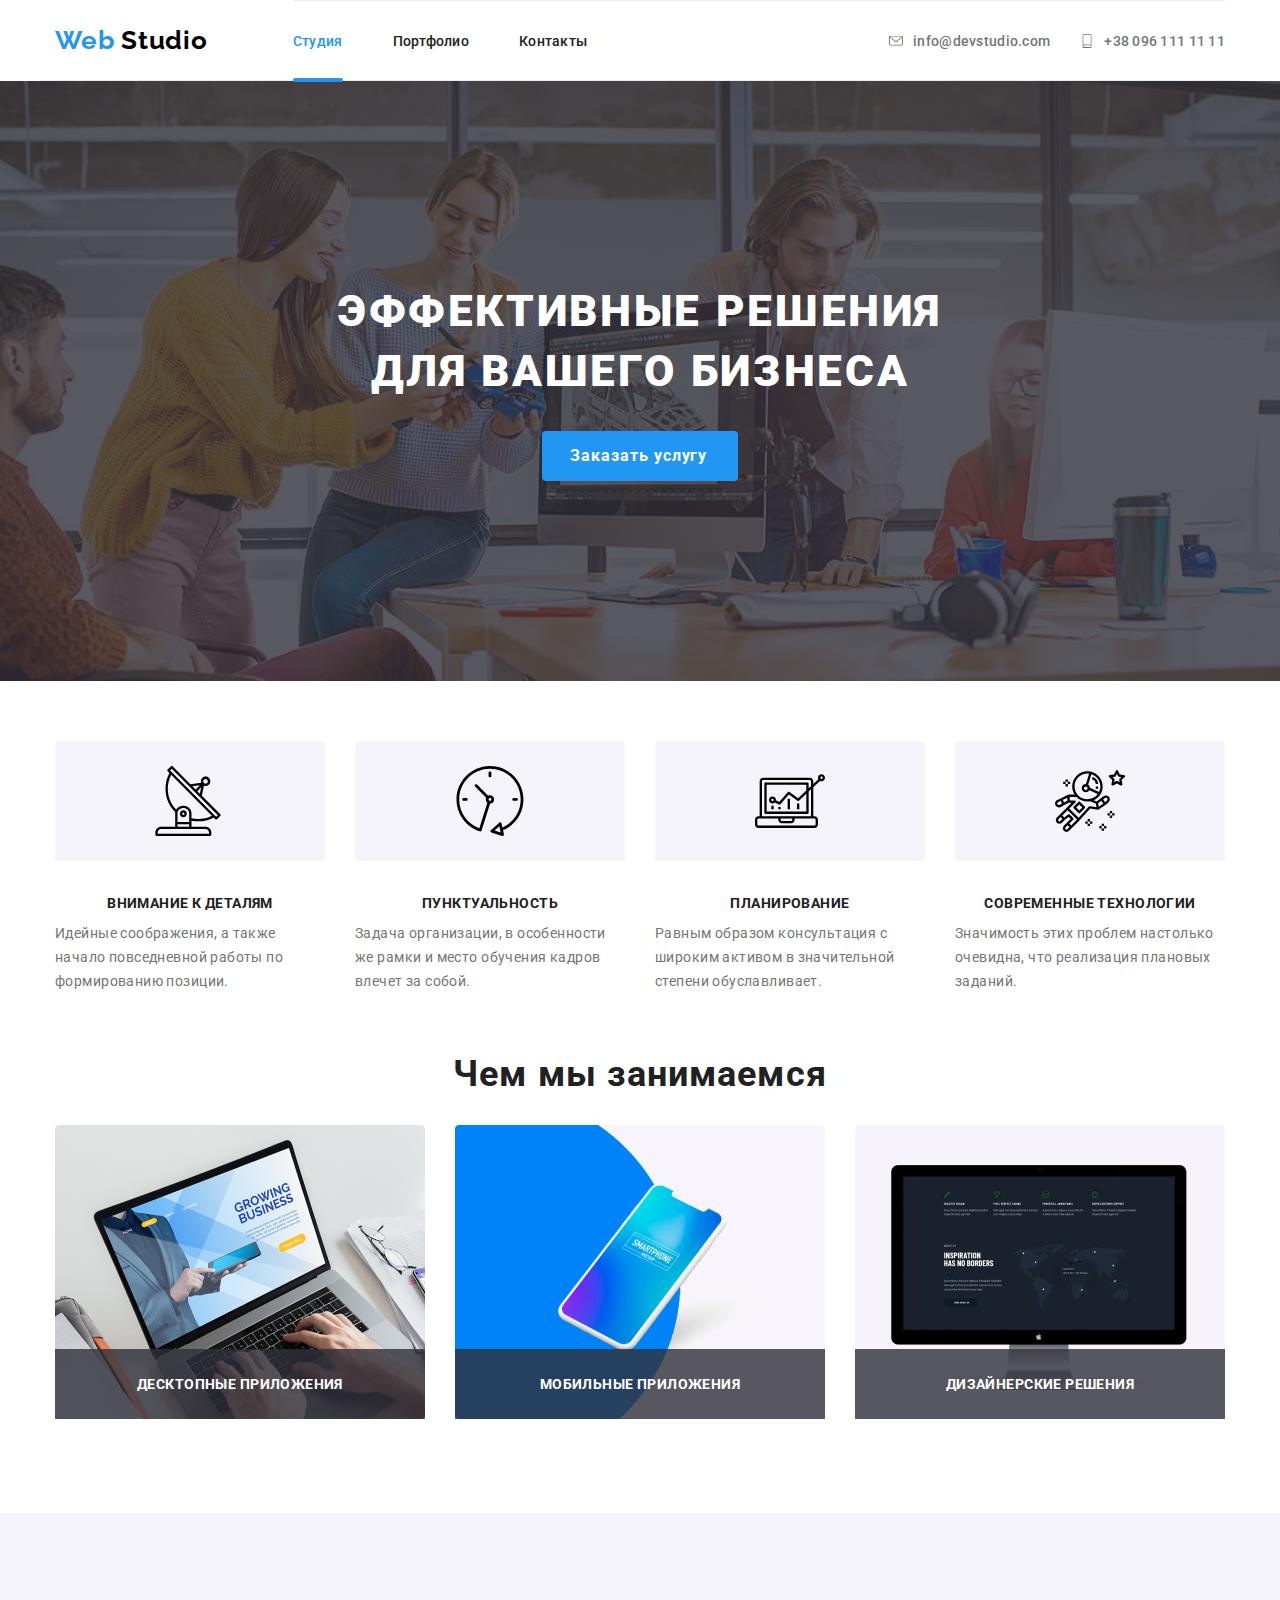
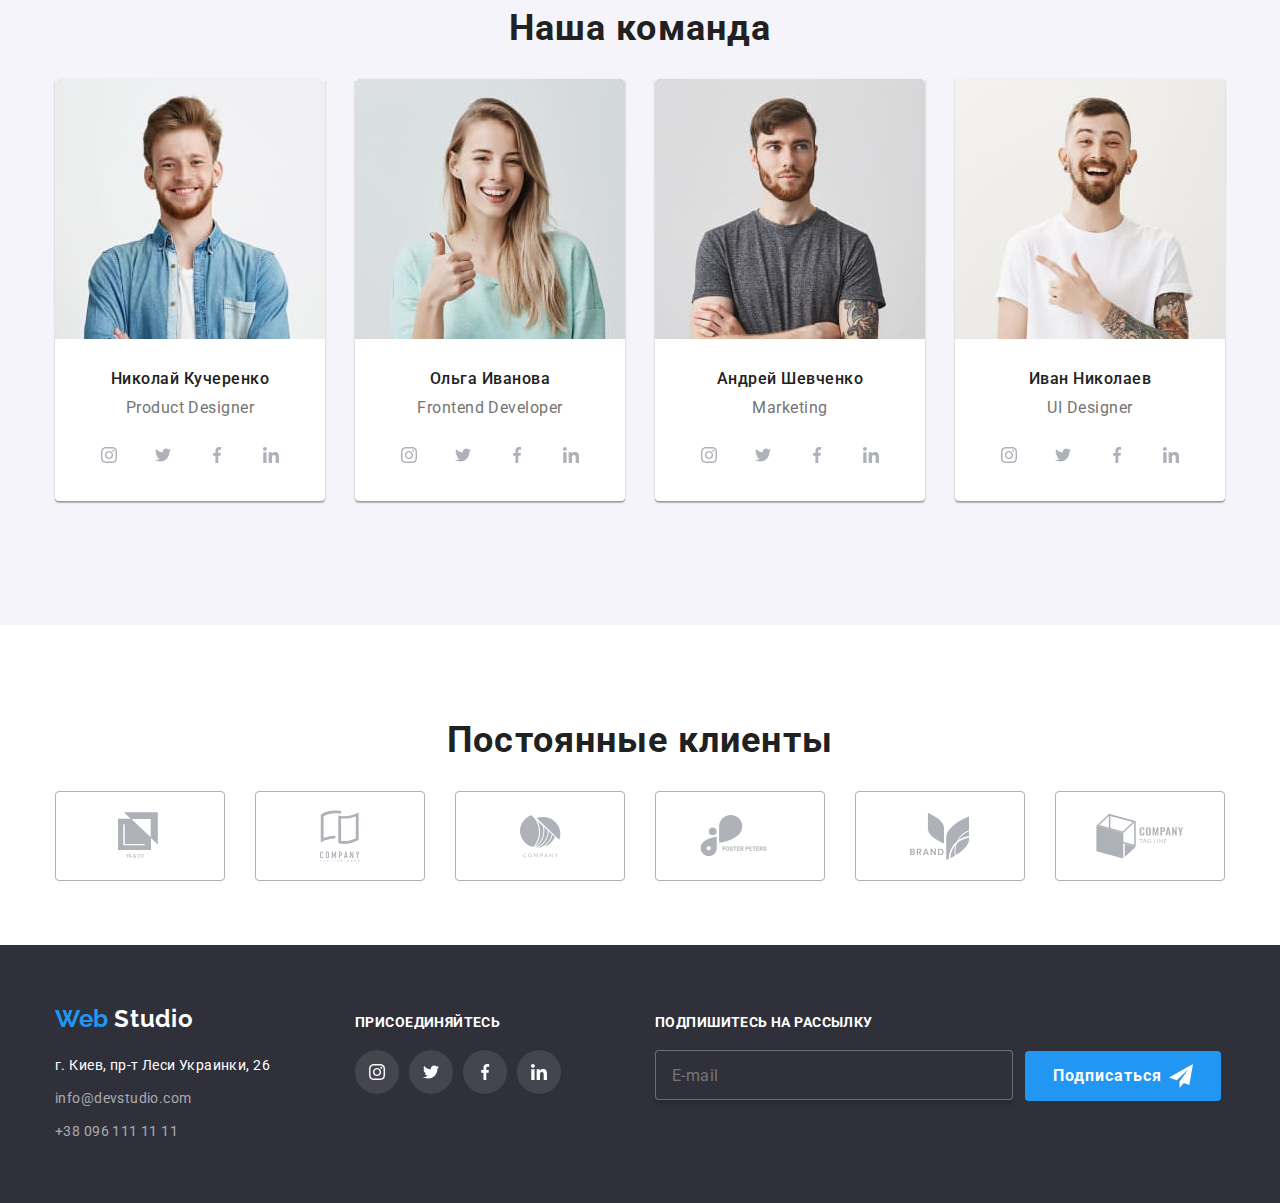
<file: index.html>
<!DOCTYPE html>
<html lang="ru">
  <head>
    <meta charset="utf-8" />
    <meta name="web-studio" content="Web Studio" />
    <meta name="viewport" content="width=device-width, initial-scale=1.0" />
    <title lang="en">Web Studio</title>
    <!--<link rel="stylesheet" href="./css/normalize.css" />
    <link rel="stylesheet" href="./css/styles.css" />-->
    <link rel="stylesheet" href="./css/main.min.css" />
    <link
      href="https://fonts.googleapis.com/css2?family=Raleway:wght@400;500;700&family=Roboto:wght@400;500;700&display=swap"
      rel="stylesheet"
    />
  </head>
  <body>
    <!--  Header   -->

    <header class="page-header">
      <div class="container">
              
        <!-- NAV -->
      <div class="header-menu">
        <a lang="en" href="./index.html" class="logo">
          <span class="logo-blue">Web</span>
          <span class="logo-black">Studio</span>
        </a>
          <button  
            type="button" 
            class="menu-button" 
            aria-expanded="false"
            aria-controls="menu-container"
            data-menu-button>
            <svg 
              width="40px"
              height="40px"
              aria-label="Переключатель мобильного меню">
              <use class="icon icon-menu" xlink:href="./images/svg/symbol-defs.svg#icon-menu"></use>
              <use class="icon icon-close-menu" xlink:href="./images/svg/symbol-defs.svg#icon-close-menu"></use>
            </svg>
          </button>
          <div class="menu-container" id="menu-conteiner"  data-menu><!--is-open-->
            <nav>
              <ul class="site-nav">
                <li><a href="./index.html" class="link current">Студия</a></li>
                <li><a href="./portfolio.html" class="link">Портфолио</a></li>
                <li><a href="" class="link">Контакты</a></li>
              </ul>
            </nav>
            <address class="address">
              <ul class="address-header">
                <li aria-label="E-mail">
                  <a class="e-mail" href="mailto:info@devstudio.com">
                    <svg
                  xmlns="http://www.w3.org/2000/svg"
                  viewBox="0 0 43 32"
                  width="16px"
                  height="12px"
                  class="icon-address-header"
                >
                  <use href="./images/svg/symbol-defs.svg#icon-e-mail"></use>
                </svg>
                info@devstudio.com</a
              >
            </li>
            <li aria-label="Phone">
              <a class="phone" href="tel:+380961111111">
                <svg
                  xmlns="http://www.w3.org/2000/svg"
                  viewBox="0 0 21 32"
                  width="10px"
                  height="15px"
                  class="icon-address-header"
                >
                  <use href="./images/svg/symbol-defs.svg#icon-phone"></use>
                </svg>
                +38 096 111 11 11</a
              >
            </li>
          </ul>
        </address>
      </div>
    </div>
  </div>
</header>

    <!--  MAIN   -->
<main>
  <section class="hero">
    <div class="container">
      <h1 class="title">Эффективные решения для вашего бизнеса</h1>
        <button class="button" data-modal-open>Заказать услугу</button>
    </div>
  </section>

      <!--ADVANTAGES-->

  <section class="advantages">
    <div class="container" aria-label="Наши приимущества">
      <h2 class="hidden">Наши приимущества</h2>
        <ul>
          <li class="list-item">
            <svg
              xmlns="http://www.w3.org/2000/svg"
              viewBox="0 0 32 32"
              width="70px"
              height="70px"
              class="icon-advantages"
            >
              <use href="./images/svg/symbol-defs.svg#icon-1"></use>
            </svg>
            <h3 class="title">Внимание к деталям</h3>
            <p class="text">
              Идейные соображения, а также начало повседневной работы по
              формированию позиции.
            </p>
          </li>
          <li class="list-item">
            <svg
              xmlns="http://www.w3.org/2000/svg"
              viewBox="0 0 32 32"
              width="70px"
              height="70px"
              class="icon-advantages"
            >
              <use href="./images/svg/symbol-defs.svg#icon-2"></use>
            </svg>
            <h3 class="title">Пунктуальность</h3>
            <p class="text">
              Задача организации, в особенности же рамки и место обучения
              кадров влечет за собой.
            </p>
          </li>
          <li class="list-item">
            <svg
              xmlns="http://www.w3.org/2000/svg"
              viewBox="0 0 32 32"
              width="70px"
              height="70px"
              class="icon-advantages"
            >
              <use href="./images/svg/symbol-defs.svg#icon-3"></use>
            </svg>
            <h3 class="title">Планирование</h3>
            <p class="text">
              Равным образом консультация с широким активом в значительной
              степени обуславливает.
            </p>
          </li>
          <li class="list-item">
            <svg
              xmlns="http://www.w3.org/2000/svg"
              viewBox="0 0 32 32"
              width="70px"
              height="70px"
              class="icon-advantages"
          >
              <use href="./images/svg/symbol-defs.svg#icon-4"></use>
            </svg>
            <h3 class="title">Современные технологии</h3>
            <p class="text">
              Значимость этих проблем настолько очевидна, что реализация
              плановых заданий.
            </p>
          </li>
        </ul>
      </div>
    </section>

      <!--DIRECTIONS-->

    <section class="directions">
      <div class="container">
        <h2 class="big-title">Чем мы занимаемся</h2>
        <ul>
          <li>
            <img
              src="./images/png/box-1.png"
              width="370"
              alt="Десктопные приложения"
            />
            <h3 class="title">Десктопные приложения</h3>
          </li>
          <li>
            <img
              src="./images/png/box-2.png"
              width="370"
              alt="Мобильные приложения"
            />
            <h3 class="title">Мобильные приложения</h3>
          </li>
          <li>
            <img
              src="./images/png/box-3.png"
              width="370"
              alt="Дизайнерские решения"
            />
            <h3 class="title">Дизайнерские решения</h3>
          </li>
        </ul>
      </div>
    </section>

      <!--TEAM-->

      <section class="team">
        <div class="container">
          <h2 class="big-title">Наша команда</h2>
          <ul>
            <li class="team-list">
              <picture>
                <source srcset="
                  ./images/mob-photo-1-450-320.jpg 1x, 
                  ./images/mob-photo-1-450-320@2x.jpg 2x" 
                  media="(max-width: 767px)" />
                <source srcset="
                  ./images/desk-photo-1-270-260.jpg 1x, 
                  ./images/desk-photo-1-270-260@2x.jpg 2x" 
                  media="(min-width: 1200px)" />
                <source srcset="
                  ./images/tabl-photo-1-354-260.jpg 1x, 
                  ./images/tabl-photo-1-354-260@2x.jpg 2x" 
                  media="(min-width: 768px)" />
                <img src="
                  ./images/tabl-photo-1-354-260.jpg" 
                  class="team-image" 
                  width="450" 
                  height="320"
                  alt="Николай Кучеренко" />
              </picture>
              <h3>Николай Кучеренко</h3>
              <p>Product Designer</p>
              <ul class="comand-soc">
                <li class="soc-cont">
                  <a class="link" href="">
                    <svg
                      xmlns="http://www.w3.org/2000/svg"
                      viewBox="0 0 44 44"
                      width="20px"
                      height="20px"
                      class="team-soc"
                    >
                      <use
                        href="./images/svg/symbol-defs.svg#icon-instagram"
                      ></use>
                    </svg>
                    <span class="visually-hidden">Inst</span></a
                  >
                </li>
                <li class="soc-cont">
                  <a class="link" href="">
                    <svg
                      xmlns="http://www.w3.org/2000/svg"
                      viewBox="0 0 44 44"
                      width="20px"
                      height="20px"
                      class="team-soc"
                    >
                      <use
                        href="./images/svg/symbol-defs.svg#icon-twitter"
                      ></use>
                    </svg>
                    <span class="visually-hidden">Twit</span></a
                  >
                </li>
                <li class="soc-cont">
                  <a class="link" href="">
                    <svg
                      xmlns="http://www.w3.org/2000/svg"
                      viewBox="0 0 44 44"
                      width="20px"
                      height="20px"
                      class="team-soc"
                    >
                      <use
                        href="./images/svg/symbol-defs.svg#icon-facebook"
                      ></use>
                    </svg>
                    <span class="visually-hidden">Face</span></a
                  >
                </li>
                <li class="soc-cont">
                  <a class="link" href="">
                    <svg
                      xmlns="http://www.w3.org/2000/svg"
                      viewBox="0 0 44 44"
                      width="20px"
                      height="20px"
                      class="team-soc"
                    >
                      <use
                        href="./images/svg/symbol-defs.svg#icon-linkedin"
                      ></use>
                    </svg>
                    <span class="visually-hidden">Link</span></a
                  >
                </li>
              </ul>
            </li>
            <li class="team-list">
              <picture>
                <source srcset="
                  ./images/mob-photo-2-450-320.jpg 1x, 
                  ./images/mob-photo-2-450-320@2x.jpg 2x" 
                  media="(max-width: 767px)" />
                <source srcset="
                  ./images/desk-photo-2-270-260.jpg 1x, 
                  ./images/desk-photo-2-270-260@2x.jpg 2x" 
                  media="(min-width: 1200px)" />
                <source srcset="
                  ./images/tabl-photo-2-354-260.jpg 1x, 
                  ./images/tabl-photo-2-354-260@2x.jpg 2x" 
                  media="(min-width: 768px)" />
                <img src="./images/tabl-photo-2-354-260.jpg" 
                  class="team-image" 
                  width="450" 
                  height="320"
                  alt="Ольга Иванова" />
              </picture>
              <h3>Ольга Иванова</h3>
              <p>Frontend Developer</p>
              <ul class="comand-soc">
                <li class="soc-cont">
                  <a class="link" href="">
                    <svg
                      xmlns="http://www.w3.org/2000/svg"
                      viewBox="0 0 44 44"
                      width="20px"
                      height="20px"
                      class="team-soc"
                    >
                      <use
                        href="./images/svg/symbol-defs.svg#icon-instagram"
                      ></use>
                    </svg>
                    <span class="visually-hidden">Inst</span></a
                  >
                </li>
                <li class="soc-cont">
                  <a class="link" href="">
                    <svg
                      xmlns="http://www.w3.org/2000/svg"
                      viewBox="0 0 44 44"
                      width="20px"
                      height="20px"
                      class="team-soc"
                    >
                      <use
                        href="./images/svg/symbol-defs.svg#icon-twitter"
                      ></use>
                    </svg>
                    <span class="visually-hidden">Twit</span></a
                  >
                </li>
                <li class="soc-cont">
                  <a class="link" href="">
                    <svg
                      xmlns="http://www.w3.org/2000/svg"
                      viewBox="0 0 44 44"
                      width="20px"
                      height="20px"
                      class="team-soc"
                    >
                      <use
                        href="./images/svg/symbol-defs.svg#icon-facebook"
                      ></use>
                    </svg>
                    <span class="visually-hidden">Face</span></a
                  >
                </li>
                <li class="soc-cont">
                  <a class="link" href="">
                    <svg
                      xmlns="http://www.w3.org/2000/svg"
                      viewBox="0 0 44 44"
                      width="20px"
                      height="20px"
                      class="team-soc"
                    >
                      <use
                        href="./images/svg/symbol-defs.svg#icon-linkedin"
                      ></use>
                    </svg>
                    <span class="visually-hidden">Link</span></a
                  >
                </li>
              </ul>
            </li>
            <li class="team-list">
              <picture>
                <source srcset="
                  ./images/mob-photo-3-450-320.jpg 1x, 
                  ./images/mob-photo-3-450-320@2x.jpg 2x"
                  media="(max-width: 767px)" />
                <source srcset="
                  ./images/desk-photo-3-270-260.jpg 1x, 
                  ./images/desk-photo-3-270-260@2x.jpg 2x"
                  media="(min-width: 1200px)" />
                <source srcset="
                  ./images/tabl-photo-3-354-260.jpg 1x, 
                  ./images/tabl-photo-3-354-260@2x.jpg 2x"
                  media="(min-width: 768px)" />
                <img src="./images/tabl-photo-3-354-260.jpg" 
                  class="team-image" 
                  width="450" 
                  height="320" 
                  alt="Андрей Шевченко" />
              </picture>
              <h3>Андрей Шевченко</h3>
              <p>Marketing</p>
              <ul class="comand-soc">
                <li class="soc-cont">
                  <a class="link" href="">
                    <svg
                      xmlns="http://www.w3.org/2000/svg"
                      viewBox="0 0 44 44"
                      width="20px"
                      height="20px"
                      class="team-soc"
                    >
                      <use
                        href="./images/svg/symbol-defs.svg#icon-instagram"
                      ></use>
                    </svg>
                    <span class="visually-hidden">Inst</span></a
                  >
                </li>
                <li class="soc-cont">
                  <a class="link" href="">
                    <svg
                      xmlns="http://www.w3.org/2000/svg"
                      viewBox="0 0 44 44"
                      width="20px"
                      height="20px"
                      class="team-soc"
                    >
                      <use
                        href="./images/svg/symbol-defs.svg#icon-twitter"
                      ></use>
                    </svg>
                    <span class="visually-hidden">Twit</span></a
                  >
                </li>
                <li class="soc-cont">
                  <a class="link" href="">
                    <svg
                      xmlns="http://www.w3.org/2000/svg"
                      viewBox="0 0 44 44"
                      width="20px"
                      height="20px"
                      class="team-soc"
                    >
                      <use
                        href="./images/svg/symbol-defs.svg#icon-facebook"
                      ></use>
                    </svg>
                    <span class="visually-hidden">Face</span></a
                  >
                </li>
                <li class="soc-cont">
                  <a class="link" href="">
                    <svg
                      xmlns="http://www.w3.org/2000/svg"
                      viewBox="0 0 44 44"
                      width="20px"
                      height="20px"
                      class="team-soc"
                    >
                      <use
                        href="./images/svg/symbol-defs.svg#icon-linkedin"
                      ></use>
                    </svg>
                    <span class="visually-hidden">Link</span></a
                  >
                </li>
              </ul>
            </li>
            <li class="team-list">
              <picture>
                <source srcset="
                  ./images/mob-photo-4-450-320.jpg 1x, 
                  ./images/mob-photo-4-450-320@2x.jpg 2x" 
                  media="(max-width: 767px)" />
                <source srcset="
                  ./images/desk-photo-4-270-260.jpg 1x, 
                  ./images/desk-photo-4-270-260@2x.jpg 2x" 
                  media="(min-width: 1200px)" />
                <source srcset="
                  ./images/tabl-photo-4-354-260.jpg 1x, 
                  ./images/tabl-photo-4-354-260@2x.jpg 2x" 
                  media="(min-width: 768px)" />
                <img src="./images/tabl-photo-4-354-260.jpg" 
                class="team-image" 
                width="450" 
                height="320" 
                alt="Иван Николаев" />
              </picture>
              <h3>Иван Николаев</h3>
              <p>UI Designer</p>
              <ul class="comand-soc">
                <li class="soc-cont">
                  <a class="link" href="">
                    <svg
                      xmlns="http://www.w3.org/2000/svg"
                      viewBox="0 0 44 44"
                      width="20px"
                      height="20px"
                      class="team-soc"
                    >
                      <use
                        href="./images/svg/symbol-defs.svg#icon-instagram"
                      ></use>
                    </svg>
                    <span class="visually-hidden">Inst</span></a
                  >
                </li>
                <li class="soc-cont">
                  <a class="link" href="">
                    <svg
                      xmlns="http://www.w3.org/2000/svg"
                      viewBox="0 0 44 44"
                      width="20px"
                      height="20px"
                      class="team-soc"
                    >
                      <use
                        href="./images/svg/symbol-defs.svg#icon-twitter"
                      ></use>
                    </svg>
                    <span class="visually-hidden">Twit</span></a
                  >
                </li>
                <li class="soc-cont">
                  <a class="link" href="">
                    <svg
                      xmlns="http://www.w3.org/2000/svg"
                      viewBox="0 0 44 44"
                      width="20px"
                      height="20px"
                      class="team-soc"
                    >
                      <use
                        href="./images/svg/symbol-defs.svg#icon-facebook"
                      ></use>
                    </svg>
                    <span class="visually-hidden">Face</span></a
                  >
                </li>
                <li class="soc-cont">
                  <a class="link" href="">
                    <svg
                      xmlns="http://www.w3.org/2000/svg"
                      viewBox="0 0 44 44"
                      width="20px"
                      height="20px"
                      class="team-soc"
                    >
                      <use
                        href="./images/svg/symbol-defs.svg#icon-linkedin"
                      ></use>
                    </svg>
                    <span class="visually-hidden">Link</span></a
                  >
                </li>
              </ul>
            </li>
          </ul>
        </div>
      </section>

      <!--CUSTOMERS-->

      <section class="customers">
        <div class="container">
          <h2 class="big-title">Постоянные клиенты</h2>
          <ul lang="en">
            <li class="list-item" aria-label="Клиент 1">
              <a class="link" href="">
                <svg
                  xmlns="http://www.w3.org/2000/svg"
                  width="44px"
                  height="49px"
                  class="icon-customers"
                >
                  <use href="./images/svg/symbol-defs.svg#logo-1"></use>
                </svg>
              </a>
            </li>
            <li class="list-item" aria-label="Клиент 2">
              <a class="link" href="">
                <svg
                  xmlns="http://www.w3.org/2000/svg"
                  width="40px"
                  height="52px"
                  class="icon-customers"
                >
                  <use href="./images/svg/symbol-defs.svg#logo-2"></use>
                </svg>
              </a>
            </li>
            <li class="list-item" aria-label="Клиент 3">
              <a class="link" href="">
                <svg
                  xmlns="http://www.w3.org/2000/svg"
                  width="41px"
                  height="43px"
                  class="icon-customers"
                >
                  <use href="./images/svg/symbol-defs.svg#logo-3"></use>
                </svg>
              </a>
            </li>
            <li class="list-item" aria-label="Клиент 4">
              <a class="link" href="">
                <svg
                  xmlns="http://www.w3.org/2000/svg"
                  width="80px"
                  height="42px"
                  class="icon-customers"
                >
                  <use href="./images/svg/symbol-defs.svg#logo-4"></use>
                </svg>
              </a>
            </li>
            <li class="list-item" aria-label="Клиент 5">
              <a class="link" href="">
                <svg
                  xmlns="http://www.w3.org/2000/svg"
                  width="59px"
                  height="47px"
                  class="icon-customers"
                >
                  <use href="./images/svg/symbol-defs.svg#logo-5"></use>
                </svg>
              </a>
            </li>
            <li class="list-item" aria-label="Клиент 6">
              <a class="link" href="">
                <svg
                  xmlns="http://www.w3.org/2000/svg"
                  width="88px"
                  height="45px"
                  class="icon-customers"
                >
                  <use href="./images/svg/symbol-defs.svg#logo-6"></use>
                </svg>
              </a>
            </li>
          </ul>
        </div>
      </section>
    </main>

<!-- FOOTER -->

    <footer class="footer">
      <div class="container">
        <div class="card">
          <div class="logo-footer" aria-label="web studio">
            <span class="logo-blue">Web</span>
            <span class="logo-white">Studio</span>
          </div>
          <address class="address-footer">
            <ul>
              <li>г. Киев, пр-т Леси Украинки, 26</li>
              <li>
                <a href="mailto:info@devstudio.com">info@devstudio.com</a>
              </li>
              <li>
                <a href="tel:+380961111111">+38 096 111 11 11</a>
              </li>
            </ul>
          </address>
        </div>
        <section class="social">
          <b>Присоединяйтесь</b>
          <ul class="social-list" lang="en">
            <li>
              <a href="">
                <svg
                  xmlns="http://www.w3.org/2000/svg"
                  viewBox="0 0 44 44"
                  width="20px"
                  height="20px"
                  class="icon-soc"
                >
                  <use href="./images/svg/symbol-defs.svg#icon-instagram"></use>
                </svg>
                <span class="visually-hidden">Instagram</span>
              </a>
            </li>
            <li>
              <a href="">
                <svg
                  xmlns="http://www.w3.org/2000/svg"
                  viewBox="0 0 44 44"
                  width="20px"
                  height="20px"
                  class="icon-soc"
                >
                  <use href="./images/svg/symbol-defs.svg#icon-twitter"></use>
                </svg>
                <span class="visually-hidden">Twitter</span>
              </a>
            </li>
            <li>
              <a href="">
                <svg
                  xmlns="http://www.w3.org/2000/svg"
                  viewBox="0 0 44 44"
                  width="20px"
                  height="20px"
                  class="icon-soc"
                >
                  <use href="./images/svg/symbol-defs.svg#icon-facebook"></use>
                </svg>
                <span class="visually-hidden">Facebook</span>
              </a>
            </li>
            <li>
              <a href="">
                <svg
                  xmlns="http://www.w3.org/2000/svg"
                  viewBox="0 0 44 44"
                  width="20px"
                  height="20px"
                  class="icon-soc"
                >
                  <use href="./images/svg/symbol-defs.svg#icon-linkedin"></use>
                </svg>
                <span class="visually-hidden">Linkedin</span>
              </a>
            </li>
          </ul>
        </section>
        <section class="subscribe">
          <label class="subscribe-label" for="subscribe-e-mail">Подпишитесь на рассылку</label>
          <form>
            <input type="email" id="subscribe-e-mail" name="e-mail" placeholder="E-mail" /><a href="" class="button">
              Подписаться
              <svg
                xmlns="http://www.w3.org/2000/svg"
                viewBox="0 0 24 24"
                width="24px"
                height="24px"
                class="icon-send"
              >
                <use href="./images/svg/symbol-defs.svg#icon-send"></use>
              </svg>
            </a>
          </form>
        </section>
      </div>
    </footer>
    <!--MODAL-->
    
    <div class="backdrop is-hidden" data-modal>
      <div class="modal">
        <h1>Оставьте свои данные, мы вам перезвоним</h1>
          <form action="azcvbn" method="post" class="form">
          <div class="form-field">
            <input class="form-input" type="text" name="customer-form" id="customer-name"  placeholder=" "/>
            <label class="form-label" for="customer-name">Имя</label>
            <svg class="icon">
              <use xlink:href="./images/svg/symbol-defs.svg#icon-person-form"></use>
            </svg>
          </div>
          <div class="form-field"><input class="form-input" type="tel" name="customer-form" id="customer-tel" placeholder=" " />
            <label class="form-label" for="customer-tel">Телефон</label>
            <svg class="icon">
              <use xlink:href="./images/svg/symbol-defs.svg#icon-phone-form"></use>
            </svg>
          </div>
          <div class="form-field"><input class="form-input" type="email" name="customer-form" id="customer-email"  placeholder=" "/>
            <label class="form-label" for="customer-email">Почта</label>
            <svg class="icon">
              <use xlink:href="./images/svg/symbol-defs.svg#icon-email-form"></use>
            </svg>
          </div>
          <div class="textarea-field">
          <textarea class="textarea" name="customer-form" id="textarea" placeholder=" "></textarea>
          <label class="textarea-label" for="textarea">Комментарий</label>
          </div>
          </form>
          <div class="checkbox">
            <label class="checkbox-label" for="customer-agreement">
              <input class="checkbox-sign" type="checkbox" name="customer-form" id="customer-agreement" value="customer-agreement" />
              <span class="checkbox-icon"></span>
              <span class="checkbox-text">Соглашаюсь с рассылкой и принимаю&#160
              <a href=""> Условия договора</a></span>
            </label>
          </div>
          <br />
          <button class="button order-service" type="button" name="customer-form" value="Отправить">
            Отправить
          </button>
          <a class="close" data-modal-close>
            <svg class="icon icon-close-form">
              <use xlink:href="./images/svg/symbol-defs.svg#icon-close-form"></use>
            </svg>
          </a>
      </div>
    </div>

        <script src="./js/modal.js"></script>
        <script src="./js/menu.js"></script>
  </body>
</html>
</file>
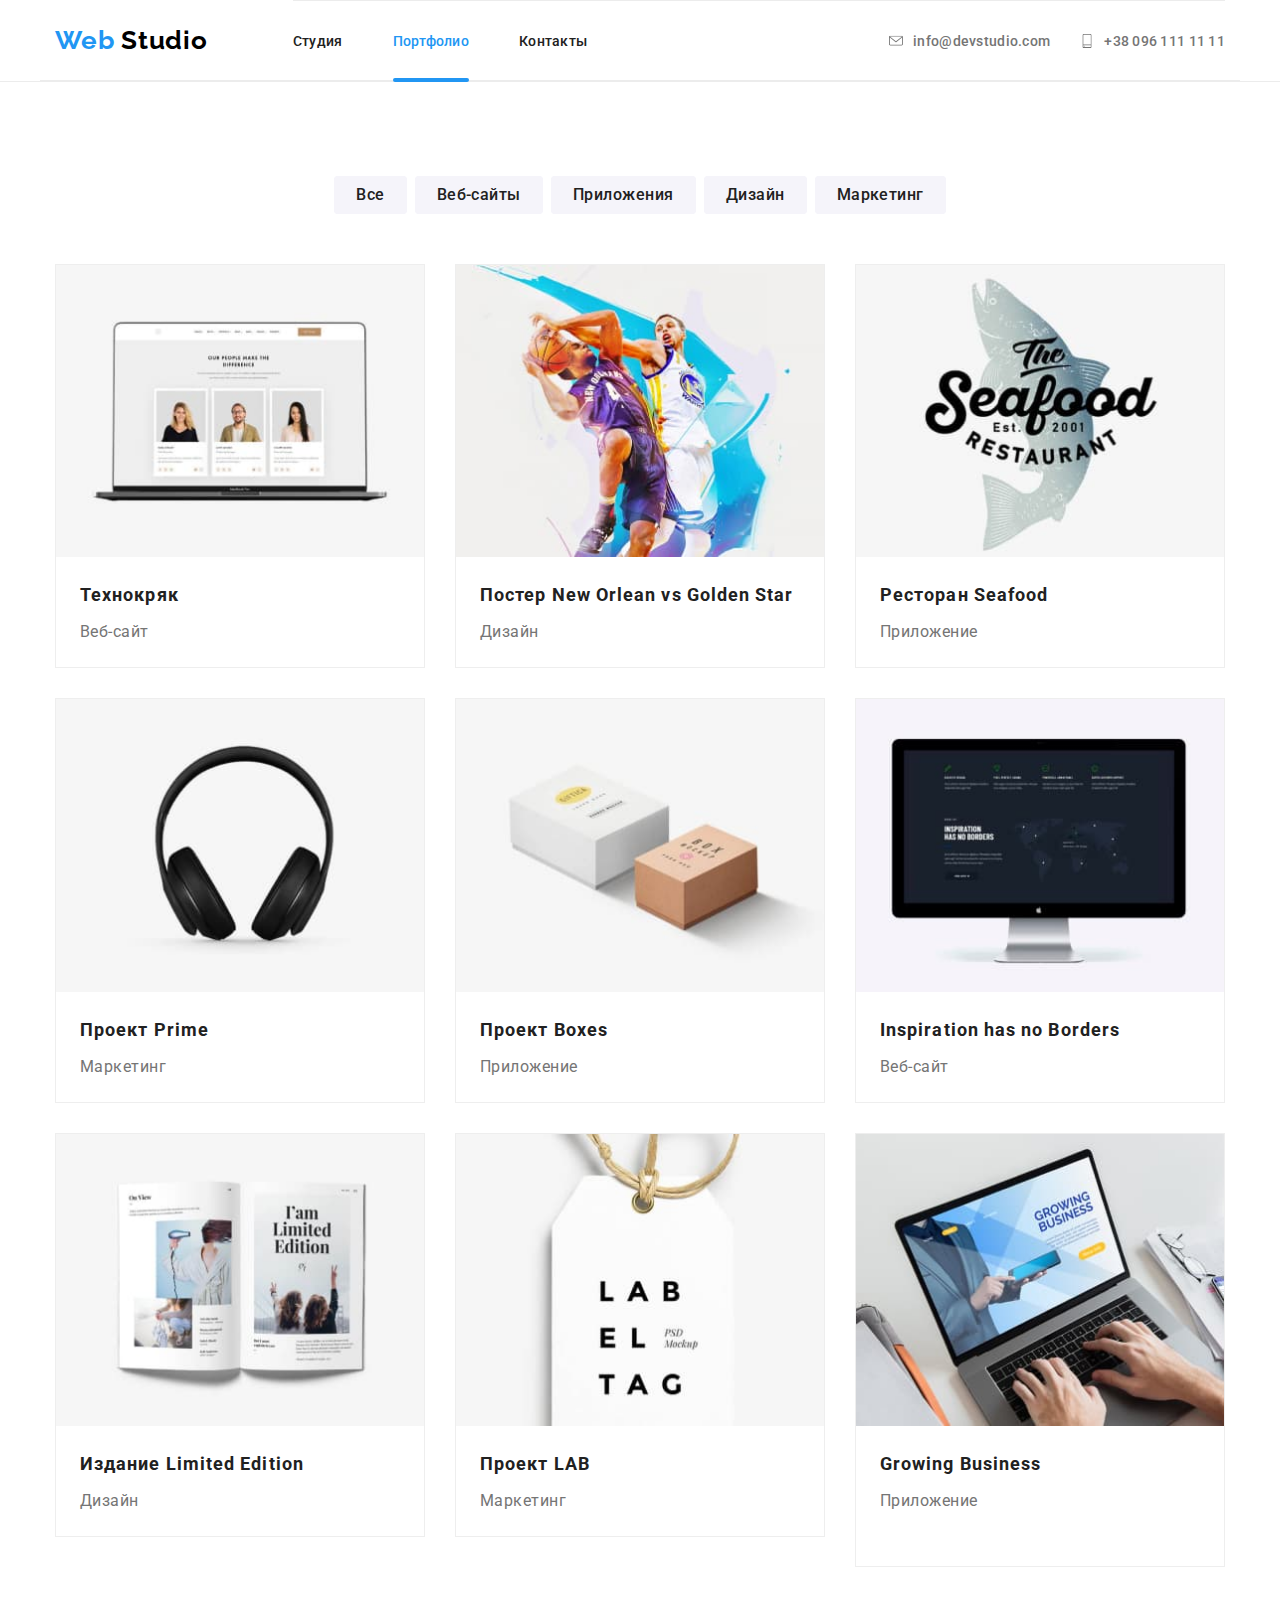
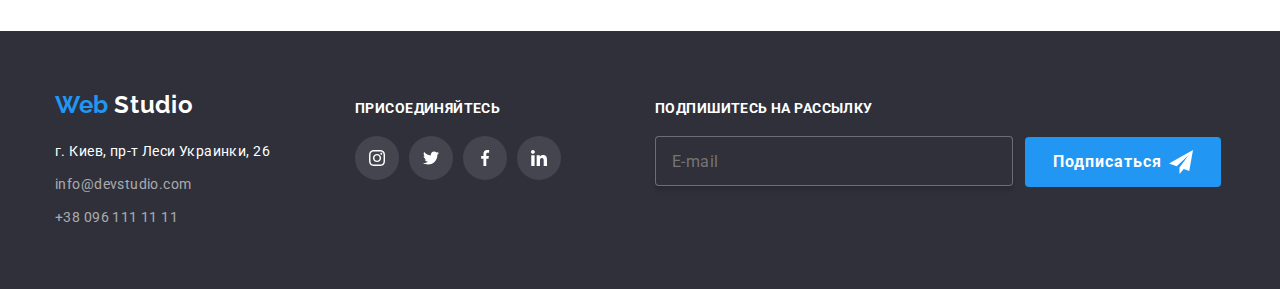
<file: portfolio.html>
<!DOCTYPE html>
<html lang="ru">
  <head>
    <meta charset="utf-8" />
    <meta name="web-studio" content="Web Studio" />
    <meta name="viewport" content="width=device-width, initial-scale=1.0" />
    <title lang="en">Web Studio</title>
    <!--<link rel="stylesheet" href="./css/normalize.css" />
        <link rel="stylesheet" href="./css/styles.css" />-->
    <link rel="stylesheet" href="./css/main.min.css" />
    <link
      href="https://fonts.googleapis.com/css2?family=Raleway:wght@400;500;700&family=Roboto:wght@400;500;700&display=swap"
      rel="stylesheet"
    />
  </head>
  <body>
    <!--  HEADER  -->

    <header class="page-header">
      <div class="container">
    
        <!-- NAV -->
        <div class="header-menu">
          <a lang="en" href="./index.html" class="logo">
            <span class="logo-blue">Web</span>
            <span class="logo-black">Studio</span>
          </a>
          <button type="button" class="menu-button" aria-expanded="false" data-menu-button>
            <svg width="40px" height="40px" aria-label="Переключатель мобильного меню">
              <use class="icon icon-menu" xlink:href="./images/svg/symbol-defs.svg#icon-menu"></use>
              <use class="icon icon-close-menu" xlink:href="./images/svg/symbol-defs.svg#icon-close-menu"></use>
            </svg>
          </button>
          <div class="menu-container " data-menu>
            <nav>
              <ul class="site-nav">
                <li><a href="./index.html" class="link">Студия</a></li>
                <li><a href="./portfolio.html" class="link current">Портфолио</a></li>
                <li><a href="" class="link">Контакты</a></li>
              </ul>
            </nav>
            <address class="address">
              <ul class="address-header">
                <li aria-label="E-mail">
                  <a class="e-mail" href="mailto:info@devstudio.com">
                    <svg xmlns="http://www.w3.org/2000/svg" viewBox="0 0 43 32" width="16px" height="12px"
                      class="icon-address-header">
                      <use href="./images/svg/symbol-defs.svg#icon-e-mail"></use>
                    </svg>
                    info@devstudio.com</a>
                </li>
                <li aria-label="Phone">
                  <a class="phone" href="tel:+380961111111">
                    <svg xmlns="http://www.w3.org/2000/svg" viewBox="0 0 21 32" width="10px" height="15px"
                      class="icon-address-header">
                      <use href="./images/svg/symbol-defs.svg#icon-phone"></use>
                    </svg>
                    +38 096 111 11 11</a>
                </li>
              </ul>
            </address>
          </div>
        </div>
      </div>
    </header>


    <!--MAIN-->
  
    <main class="portfolio">
      <div class="container">
        <nav class="portfolio-sorting">
          <ul>
            <li><a href="">Все</a></li>
            <li><a href="">Веб-сайты</a></li>
            <li><a href="">Приложения</a></li>
            <li><a href="">Дизайн</a></li>
            <li><a href="">Маркетинг</a></li>
          </ul>
        </nav>

        <!--PORTFOLIO-->
        
        <section class="portfolio-info">
          <h1>Портфолио</h1>
          <ul>
            <li>
              <a href="" class="portfolio-item">
                <div class="portfolio-overlay">
                <picture>
                <source srcset="
                  ./images/mob-portfolio-1-450-294.jpg 1x, 
                  ./images/mob-portfolio-1-450-294@2x.jpg 2x" 
                  media="(max-width: 767px)" />
                <source srcset="
                  ./images/desk-portfolio-1-370-294.jpg 1x, 
                  ./images/desk-portfolio-1-370-294@2x.jpg 2x" 
                  media="(min-width: 1200px)" />
                <source srcset="
                  ./images/tabl-portfolio-1-354-294.jpg 1x, 
                  ./images/tabl-portfolio-1-354-294@2x.jpg 2x" 
                  media="(min-width: 768px)" />
                <img src="./images/tabl-portfolio-1-354-294.jpg" 
                class="portfolio-img" 
               
                alt="Технокряк" />
              </picture>
                    <p class="text">
                    Технокряк это современная площадка распространения коронавируса.
                    Компании используют эту платформу для цифрового шпионажа и атак
                    на защищённые сервера конкурентов.
                     </p>
                </div>
                <div class="portfolio-meta">
                  <h2 class="title">Технокряк</h2>
                  <b class="category">Веб-сайт</b>
                </div>
              </a>
            </li>
            <li>
              <a href="" class="portfolio-item">
                <div class="portfolio-overlay">
                <picture>
                <source srcset="
                  ./images/mob-portfolio-2-450-294.jpg 1x, 
                  ./images/mob-portfolio-2-450-294@2x.jpg 2x" 
                  media="(max-width: 767px)" />
                <source srcset="
                  ./images/desk-portfolio-2-370-294.jpg 1x, 
                  ./images/desk-portfolio-2-370-294@2x.jpg 2x" 
                  media="(min-width: 1200px)" />
                <source srcset="
                  ./images/tabl-portfolio-2-354-294.jpg 1x, 
                  ./images/tabl-portfolio-2-354-294@2x.jpg 2x" 
                  media="(min-width: 768px)" />
                <img src="./images/tabl-portfolio-2-354-294.jpg" 
                class="portfolio-img" 
                
                alt="Постер New Orlean vs Golden Star" />
              </picture>
              <p class="text">
                Lorem ipsum dolor sit amet consectetur adipisicing elit.
                Deserunt sed perspiciatis provident perferendis! Esse quam
                rerum, cupiditate in sunt, id harum quia neque assumenda ducimus
                sint aspernatur debitis! Repellat, unde.
              </p>
              </div>
              <div class="portfolio-meta">
              <h2 class="title">Постер New Orlean vs Golden Star</h2>
              <b class="category">Дизайн</b>
              </div>
              </a>
            </li>
            <li>
              <a href="" class="portfolio-item">
                <div class="portfolio-overlay">
              <picture>
                <source srcset="
                  ./images/mob-portfolio-3-450-294.jpg 1x, 
                  ./images/mob-portfolio-3-450-294@2x.jpg 2x" 
                  media="(max-width: 767px)" />
                <source srcset="
                  ./images/desk-portfolio-3-370-294.jpg 1x, 
                  ./images/desk-portfolio-3-370-294@2x.jpg 2x" 
                  media="(min-width: 1200px)" />
                <source srcset="
                  ./images/tabl-portfolio-3-354-294.jpg 1x, 
                  ./images/tabl-portfolio-3-354-294@2x.jpg 2x" 
                  media="(min-width: 768px)" />
                <img src="./images/tabl-portfolio-3-354-294.jpg" 
                class="portfolio-img" 
                
                alt="Ресторан Seafood" />
              </picture>
              <p class="text">
                Lorem ipsum dolor sit amet consectetur adipisicing elit.
                Deserunt sed perspiciatis provident perferendis! Esse quam
                rerum, cupiditate in sunt, id harum quia neque assumenda ducimus
                sint aspernatur debitis! Repellat, unde.
              </p>
              </div>
              <div class="portfolio-meta">
              <h2 class="title">Ресторан Seafood</h2>
              <b class="category">Приложение</b>
              </div>
              </a>
            </li>
            <li>
              <a href="" class="portfolio-item">
                <div class="portfolio-overlay">
              <picture>
                <source srcset="
                  ./images/mob-portfolio-4-450-294.jpg 1x, 
                  ./images/mob-portfolio-4-450-294@2x.jpg 2x" 
                  media="(max-width: 767px)" />
                <source srcset="
                  ./images/desk-portfolio-4-370-294.jpg 1x, 
                  ./images/desk-portfolio-4-370-294@2x.jpg 2x" 
                  media="(min-width: 1200px)" />
                <source srcset="
                  ./images/tabl-portfolio-4-354-294.jpg 1x, 
                  ./images/tabl-portfolio-4-354-294@2x.jpg 2x" 
                  media="(min-width: 768px)" />
                <img src="./images/tabl-portfolio-4-354-294.jpg" 
                class="portfolio-img" 
                
                alt="Ресторан Seafood" />
              </picture>
              <p class="text">
                Lorem ipsum dolor sit amet consectetur adipisicing elit.
                Deserunt sed perspiciatis provident perferendis! Esse quam
                rerum, cupiditate in sunt, id harum quia neque assumenda ducimus
                sint aspernatur debitis! Repellat, unde.
              </p>
              </div>
              <div class="portfolio-meta">
              <h2 class="title">Проект Prime</h2>
              <b class="category">Маркетинг</b>
              </div>
              </a>
            </li>
            <li>
              <a href="" class="portfolio-item">
              <div class="portfolio-overlay">
                <picture>
                  <source srcset="
                    ./images/mob-portfolio-5-450-294.jpg 1x, 
                    ./images/mob-portfolio-5-450-294@2x.jpg 2x" 
                    media="(max-width: 767px)" />
                  <source srcset="
                    ./images/desk-portfolio-5-370-294.jpg 1x, 
                    ./images/desk-portfolio-5-370-294@2x.jpg 2x" 
                    media="(min-width: 1200px)" />
                  <source srcset="
                    ./images/tabl-portfolio-5-354-294.jpg 1x, 
                    ./images/tabl-portfolio-5-354-294@2x.jpg 2x" 
                    media="(min-width: 768px)" />
                  <img src="./images/tabl-portfolio-5-354-294.jpg" 
                  class="portfolio-img" 
                  
                  alt="Проект Boxes" />
                </picture>
              <p class="text">
                Lorem ipsum dolor sit amet consectetur adipisicing elit.
                Deserunt sed perspiciatis provident perferendis! Esse quam
                rerum, cupiditate in sunt, id harum quia neque assumenda ducimus
                sint aspernatur debitis! Repellat, unde.
              </p>
              </div>
              <div class="portfolio-meta">
              <h2 class="title">Проект Boxes</h2>
              <b class="category">Приложение</b>
              </div>
              </a>
            </li>
            <li>
              <a href="" class="portfolio-item">
              <div class="portfolio-overlay">
                <picture>
                  <source srcset="
                    ./images/mob-portfolio-6-450-294.jpg 1x, 
                    ./images/mob-portfolio-6-450-294@2x.jpg 2x" 
                    media="(max-width: 767px)" />
                  <source srcset="
                    ./images/desk-portfolio-6-370-294.jpg 1x, 
                    ./images/desk-portfolio-6-370-294@2x.jpg 2x" 
                    media="(min-width: 1200px)" />
                  <source srcset="
                    ./images/tabl-portfolio-6-354-294.jpg 1x, 
                    ./images/tabl-portfolio-6-354-294@2x.jpg 2x" 
                    media="(min-width: 768px)" />
                  <img src="./images/tabl-portfolio-6-354-294.jpg" 
                  class="portfolio-img" 
                  
                  alt="Inspiration has no Borders" />
                </picture>
              <p class="text">
                Lorem ipsum dolor sit amet consectetur adipisicing elit.
                Deserunt sed perspiciatis provident perferendis! Esse quam
                rerum, cupiditate in sunt, id harum quia neque assumenda ducimus
                sint aspernatur debitis! Repellat, unde.
              </p>
              </div>
              <div class="portfolio-meta">
              <h2 class="title">Inspiration has no Borders</h2>
              <b class="category">Веб-сайт</b>
              </div>
              </a>
            </li>
            <li>
              <a href="" class="portfolio-item">
                <div class="portfolio-overlay">
              <picture>
                <source srcset="
                  ./images/mob-portfolio-7-450-294.jpg 1x, 
                  ./images/mob-portfolio-7-450-294@2x.jpg 2x" 
                  media="(max-width: 767px)" />
                <source srcset="
                  ./images/desk-portfolio-7-370-294.jpg 1x, 
                  ./images/desk-portfolio-7-370-294@2x.jpg 2x" 
                  media="(min-width: 1200px)" />
                <source srcset="
                  ./images/tabl-portfolio-7-354-294.jpg 1x, 
                  ./images/tabl-portfolio-7-354-294@2x.jpg 2x" 
                  media="(min-width: 768px)" />
                <img src="./images/tabl-portfolio-7-354-294.jpg" 
                class="portfolio-img" 
                
                alt="Издание Limited Edition" />
              </picture>
              <p class="text">
                Lorem ipsum dolor sit amet consectetur adipisicing elit.
                Deserunt sed perspiciatis provident perferendis! Esse quam
                rerum, cupiditate in sunt, id harum quia neque assumenda ducimus
                sint aspernatur debitis! Repellat, unde.
              </p>
              </div>
              <div class="portfolio-meta">
              <h2 class="title">Издание Limited Edition</h2>
              <b class="category">Дизайн</b>
              </div>
              </a>
            </li>
            <li>
              <a href="" class="portfolio-item">
                <div class="portfolio-overlay">
              <picture>
                <source srcset="
                  ./images/mob-portfolio-8-450-294.jpg 1x, 
                  ./images/mob-portfolio-8-450-294@2x.jpg 2x" 
                  media="(max-width: 767px)" />
                <source srcset="
                  ./images/desk-portfolio-8-370-294.jpg 1x, 
                  ./images/desk-portfolio-8-370-294@2x.jpg 2x" 
                  media="(min-width: 1200px)" />
                <source srcset="
                  ./images/tabl-portfolio-8-354-294.jpg 1x, 
                  ./images/tabl-portfolio-8-354-294@2x.jpg 2x" 
                  media="(min-width: 768px)" />
                <img src="./images/tabl-portfolio-8-354-294.jpg" 
                class="portfolio-img" 
                
                alt="Проект LAB" />
              </picture>
              <p class="text">
                Lorem ipsum dolor sit amet consectetur adipisicing elit.
                Deserunt sed perspiciatis provident perferendis! Esse quam
                rerum, cupiditate in sunt, id harum quia neque assumenda ducimus
                sint aspernatur debitis! Repellat, unde.
              </p>
              </div>
              <div class="portfolio-meta">
              <h2 class="title">Проект LAB</h2>
              <b class="category">Маркетинг</b>
              </div>
              </a>
            </li>
            <li>
              <a href="" class="portfolio-item">
                <div class="portfolio-overlay">
                <picture>
                  <source srcset="
                    ./images/mob-portfolio-9-450-294.jpg 1x, 
                    ./images/mob-portfolio-9-450-294@2x.jpg 2x" 
                    media="(max-width: 767px)" />
                  <source srcset="
                    ./images/desk-portfolio-9-370-294.jpg 1x, 
                    ./images/desk-portfolio-9-370-294@2x.jpg 2x" 
                    media="(min-width: 1200px)" />
                  <source srcset="
                    ./images/tabl-portfolio-9-354-294.jpg 1x, 
                    ./images/tabl-portfolio-9-354-294@2x.jpg 2x" 
                    media="(min-width: 768px)" />
                  <img src="./images/tabl-portfolio-9-354-294.jpg" 
                  class="portfolio-img" 
                  
                  alt="Growing Business" />
                </picture>
                <p class="text">
                Lorem ipsum dolor sit amet consectetur adipisicing elit.
                Deserunt sed perspiciatis provident perferendis! Esse quam
                rerum, cupiditate in sunt, id harum quia neque assumenda ducimus
                sint aspernatur debitis! Repellat, unde.
                </p>
              </div>
              <div class="portfolio-meta">
                <h2 class="title">Growing Business</h2>
                <b class="category">Приложение</b>
              </div>
              </a>
            </li>
          </ul>
        </section>
      </div>
    </main>

    </body>
    
    </html>
    <!--  FOOTER   -->

    <footer class="footer">
      <div class="container">
        <div class="card">
          <div class="logo-footer">
            <span class="logo-blue">Web</span>
            <span class="logo-white">Studio</span>
          </div>
          <address class="address-footer">
            <ul>
              <li>г. Киев, пр-т Леси Украинки, 26</li>
              <li>
                <a href="mailto:info@devstudio.com">info@devstudio.com</a>
              </li>
              <li><a href="tel:+380961111111">+38 096 111 11 11</a></li>
            </ul>
          </address>
        </div>
        <section class="social">
          <b>Присоединяйтесь</b>
          <ul class="social-list" lang="en">
            <li>
              <a href=""
                ><svg
                  xmlns="http://www.w3.org/2000/svg"
                  viewBox="0 0 44 44"
                  width="20px"
                  height="20px"
                  class="icon-soc"
                >
                  <use href="./images/svg/symbol-defs.svg#icon-instagram"></use>
                </svg>
                <span class="visually-hidden">Instagram</span>
              </a>
            </li>
            <li>
              <a href=""
                ><svg
                  xmlns="http://www.w3.org/2000/svg"
                  viewBox="0 0 44 44"
                  width="20px"
                  height="20px"
                  class="icon-soc"
                >
                  <use href="./images/svg/symbol-defs.svg#icon-twitter"></use>
                </svg>
                <span class="visually-hidden">Twitter</span>
              </a>
            </li>
            <li>
              <a href=""
                ><svg
                  xmlns="http://www.w3.org/2000/svg"
                  viewBox="0 0 44 44"
                  width="20px"
                  height="20px"
                  class="icon-soc"
                >
                  <use href="./images/svg/symbol-defs.svg#icon-facebook"></use>
                </svg>
                <span class="visually-hidden">Facebook</span>
              </a>
            </li>
            <li>
              <a href=""
                ><svg
                  xmlns="http://www.w3.org/2000/svg"
                  viewBox="0 0 44 44"
                  width="20px"
                  height="20px"
                  class="icon-soc"
                >
                  <use href="./images/svg/symbol-defs.svg#icon-linkedin"></use>
                </svg>
                <span class="visually-hidden">Linkedin</span>
              </a>
            </li>
          </ul>
        </section>
        <section class="subscribe">
          <label  class="subscribe-label" for="subscribe-e-mail">Подпишитесь на рассылку</label>
          <form>
            <input type="email" id="subscribe-e-mail" name="e-mail" placeholder="E-mail" /><a href="" class="button">
              Подписаться
              <svg xmlns="http://www.w3.org/2000/svg" viewBox="0 0 24 24" width="24px" height="24px" class="icon-send">
                <use href="./images/svg/symbol-defs.svg#icon-send"></use>
              </svg>
            </a>
          </form>
        </section>
      </div>
    </footer>
    <script src="./js/menu.js"></script>
  </body>
</html>
</file>
<file: css/main.min.css>
/*! modern-normalize v0.6.0 | MIT License | https://github.com/sindresorhus/modern-normalize */*,*::before,*::after{-webkit-box-sizing:border-box;box-sizing:border-box}:root{-moz-tab-size:4;-o-tab-size:4;tab-size:4}html{line-height:1.15;-webkit-text-size-adjust:100%}body{margin:0}body{font-family:system-ui,-apple-system,"Segoe UI",Roboto,Helvetica,Arial,sans-serif,"Apple Color Emoji","Segoe UI Emoji"}hr{height:0}abbr[title]{-webkit-text-decoration:underline dotted;text-decoration:underline dotted}b,strong{font-weight:bolder}code,kbd,samp,pre{font-family:SFMono-Regular, Consolas, "Liberation Mono", Menlo, monospace;font-size:1em}small{font-size:80%}sub,sup{font-size:75%;line-height:0;position:relative;vertical-align:baseline}sub{bottom:-0.25em}sup{top:-0.5em}button,input,optgroup,select,textarea{font-family:inherit;font-size:100%;line-height:1.15;margin:0}button,select{text-transform:none}button,[type="button"],[type="reset"],[type="submit"]{-webkit-appearance:button}button::-moz-focus-inner,[type="button"]::-moz-focus-inner,[type="reset"]::-moz-focus-inner,[type="submit"]::-moz-focus-inner{border-style:none;padding:0}button:-moz-focusring,[type="button"]:-moz-focusring,[type="reset"]:-moz-focusring,[type="submit"]:-moz-focusring{outline:1px dotted ButtonText}fieldset{padding:0.35em 0.75em 0.625em}legend{padding:0}progress{vertical-align:baseline}[type="number"]::-webkit-inner-spin-button,[type="number"]::-webkit-outer-spin-button{height:auto}[type="search"]{-webkit-appearance:textfield;outline-offset:-2px}[type="search"]::-webkit-search-decoration{-webkit-appearance:none}::-webkit-file-upload-button{-webkit-appearance:button;font:inherit}summary{display:list-item}html{-webkit-box-sizing:border-box;box-sizing:border-box;margin:0px;padding:0px}*,*::before,*::after{-webkit-box-sizing:inherit;box-sizing:inherit}body{background-color:#fff}body.modal-open{overflow:hidden}ul{list-style:none}img{display:block;max-width:100%;height:auto}a{text-decoration:none}.container{display:block;margin-left:auto;margin-right:auto;max-width:480px;margin-top:0px;padding-top:0px;padding-left:15px;padding-right:15px}@media screen and (min-width: 480px){.container{max-width:480px}}@media screen and (min-width: 768px){.container{max-width:768px}}@media screen and (min-width: 1200px){.container{max-width:1200px}}.big-title{margin-top:0px;margin-bottom:30px;font-family:"Roboto",sans-serif;font-weight:bold;font-size:28px;line-height:33px;text-align:center;letter-spacing:0.03em;color:#212121}@media screen and (min-width: 1200px){.big-title{font-size:36px;line-height:42px}}.visually-hidden{position:absolute;width:1px;height:1px;margin:-1px;border:0;padding:0;clip:rect(0 0 0 0);overflow:hidden}.button{display:-webkit-inline-box;display:-ms-inline-flexbox;display:inline-flex;-webkit-box-align:center;-ms-flex-align:center;align-items:center;padding:10px 28px;-webkit-box-pack:justify;-ms-flex-pack:justify;justify-content:space-between;background-color:#2196f3;color:#fff;width:196px;height:50px;border:0px;border-radius:4px;font-family:"Roboto",sans-serif;font-style:normal;font-weight:bold;font-size:16px;line-height:30px;letter-spacing:0.06em}.button:hover,.button:focus{border:0px;outline:1px solid #2196f3}.page-header .container{display:-webkit-box;display:-ms-flexbox;display:flex;-webkit-box-align:center;-ms-flex-align:center;align-items:center;-webkit-box-pack:justify;-ms-flex-pack:justify;justify-content:space-between;position:relative;border-bottom:1px solid #ececec}@media screen and (max-width: 767px){.page-header .container{padding-top:16px;padding-bottom:16px}}.page-header .logo{font-family:"Raleway",sans-serif;font-style:normal;font-weight:bold;font-size:24px;line-height:28px;letter-spacing:0.03em}.page-header .logo-blue{color:#2196f3}.page-header .logo-black{color:#000000}.header-menu{width:100%;display:-webkit-box;display:-ms-flexbox;display:flex;-webkit-box-align:center;-ms-flex-align:center;align-items:center;-webkit-box-pack:justify;-ms-flex-pack:justify;justify-content:space-between}.menu-button{display:-webkit-inline-box;display:-ms-inline-flexbox;display:inline-flex;width:40px;height:40px;margin:0;padding:0;border:none;background-color:transparent}@media screen and (min-width: 768px){.menu-button{display:none}}.menu-button .icon-close-menu{display:none}.menu-button.is-open .icon-close-menu{display:block}.menu-button.is-open .icon-menu{display:none}.menu-container{background-color:#fff;border-top:1px solid #ececec;-webkit-transform:translateY(0);transform:translateY(0)}.menu-container.is-open{display:block;-webkit-transform:translatY(-100%);transform:translatY(-100%);-webkit-transition:-webkit-transform 250ms cubic-bezier(0.4, 0, 0.2, 1);transition:-webkit-transform 250ms cubic-bezier(0.4, 0, 0.2, 1);transition:transform 250ms cubic-bezier(0.4, 0, 0.2, 1);transition:transform 250ms cubic-bezier(0.4, 0, 0.2, 1), -webkit-transform 250ms cubic-bezier(0.4, 0, 0.2, 1)}@media screen and (max-width: 767px){.menu-container{display:none;position:absolute;top:100%;left:0;width:100%;padding-top:60px;padding-bottom:60px;z-index:2}}.site-nav{display:block;margin:0px;padding:0px;font-family:"Roboto",sans-serif;list-style-type:none;font-weight:500;font-size:18px;line-height:21px;text-align:center;letter-spacing:0.02em}@media screen and (max-width: 767px){.site-nav{margin-bottom:60px}}@media screen and (max-width: 767px){.site-nav li{margin-bottom:40px}}.site-nav .link{color:#212121;padding-top:8px;padding-bottom:8px;-webkit-transition:color 250ms cubic-bezier(0.4, 0, 0.2, 1);transition:color 250ms cubic-bezier(0.4, 0, 0.2, 1)}.site-nav .link:hover,.site-nav .link:focus{color:#2196f3}.site-nav .link.current{position:relative;color:#2196f3}.site-nav .link.current::after{position:absolute;background-color:#2196f3;border-radius:2px;content:"";width:100%;height:4px;bottom:0;left:0}.address-header{display:block;padding:0px;margin:0px}.address-header li{margin-bottom:16px}.address-header .e-mail,.address-header .phone{display:-webkit-box;display:-ms-flexbox;display:flex;-webkit-box-pack:center;-ms-flex-pack:center;justify-content:center;-webkit-box-align:center;-ms-flex-align:center;align-items:center;font-family:"Roboto",sans-serif;list-style-type:none;font-style:normal;font-weight:500;font-size:18px;line-height:21px;letter-spacing:0.02em;color:#757575;-webkit-transition:color 250ms cubic-bezier(0.4, 0, 0.2, 1);transition:color 250ms cubic-bezier(0.4, 0, 0.2, 1)}.address-header a:hover,.address-header a:focus{color:#2196f3}.icon-address-header{width:1em;height:1em;stroke-width:0;stroke:currentColor;fill:currentColor;margin-right:10px}@media screen and (min-width: 768px){.page-header .menu-container{height:80px;display:-webkit-box;display:-ms-flexbox;display:flex;-webkit-box-flex:1;-ms-flex-positive:1;flex-grow:1;-webkit-box-pack:justify;-ms-flex-pack:justify;justify-content:space-between}.page-header .logo{margin-right:81px}.page-header .site-nav{display:-webkit-box;display:-ms-flexbox;display:flex;-webkit-box-orient:horizontal;-webkit-box-direction:normal;-ms-flex-direction:row;flex-direction:row;font-size:14px;line-height:16px}.page-header .site-nav li{margin-right:50px;padding-top:32px}.page-header .site-nav li:last-child{margin-right:0}.page-header .site-nav .link{padding-top:0;padding-bottom:33px}.page-header .address{display:-webkit-box;display:-ms-flexbox;display:flex;-webkit-box-orient:vertical;-webkit-box-direction:normal;-ms-flex-direction:column;flex-direction:column;-webkit-box-pack:center;-ms-flex-pack:center;justify-content:center}}@media screen and (min-width: 768px) and (max-width: 1199px){.page-header .address li{margin-bottom:10px}.page-header .address li:last-child{margin-bottom:0}}@media screen and (min-width: 768px) and (max-width: 1199px){.page-header .address .e-mail,.page-header .address .phone{font-size:12px;line-height:14px;margin-bottom:0}}@media screen and (min-width: 768px){.page-header .address .phone{-webkit-box-pack:start;-ms-flex-pack:start;justify-content:start}}@media screen and (min-width: 1200px){.page-header .logo{margin-right:85px;font-size:26px;line-height:31px}.address-header{display:-webkit-box;display:-ms-flexbox;display:flex;-webkit-box-align:center;-ms-flex-align:center;align-items:center;height:80px}.address-header .e-mail,.address-header .phone{font-size:14px;line-height:16px}.address-header li{margin-bottom:0px;margin-right:30px}.address-header li:last-child{margin-right:0px}}.hero{background-image:-webkit-gradient(linear, left top, right top, from(rgba(47,48,58,0.8)), to(rgba(47,48,58,0.8))),url("../images/mob-hero-img-480-400.jpg");background-image:linear-gradient(to right, rgba(47,48,58,0.8), rgba(47,48,58,0.8)),url("../images/mob-hero-img-480-400.jpg");background-size:cover;background-repeat:no-repeat;background-position:center}.hero .container{height:400px;padding-top:118px;padding-bottom:118px;text-align:center}.hero .title{visibility:visible;max-width:360px;margin-top:0px;margin-bottom:0px;margin-left:auto;margin-right:auto;font-family:"Roboto",sans-serif;font-style:normal;font-weight:900;font-size:26px;line-height:42px;text-align:center;letter-spacing:0.06em;text-transform:uppercase;color:#fff}.hero .button{margin-top:30px;margin-left:auto;margin-right:auto}@media screen and (min-device-pixel-ratio: 2), screen and (-webkit-min-device-pixel-ratio: 2), screen and (min-resolution: 192dpi), screen and (-webkit-min-device-pixel-ratio: 1), screen and (min-resolution: 1dppx){.hero{background-image:-webkit-gradient(linear, left top, right top, from(rgba(47,48,58,0.8)), to(rgba(47,48,58,0.8))),url("../images/mob-hero-img-480-400@2x.jpg");background-image:linear-gradient(to right, rgba(47,48,58,0.8), rgba(47,48,58,0.8)),url("../images/mob-hero-img-480-400@2x.jpg")}}@media screen and (min-width: 768px){.hero{background-image:-webkit-gradient(linear, left top, right top, from(rgba(47,48,58,0.8)), to(rgba(47,48,58,0.8))),url("../images/tabl-hero-img-768-400.jpg");background-image:linear-gradient(to right, rgba(47,48,58,0.8), rgba(47,48,58,0.8)),url("../images/tabl-hero-img-768-400.jpg")}}@media screen and (min-width: 768px) and (min-device-pixel-ratio: 2), screen and (min-width: 768px) and (-webkit-min-device-pixel-ratio: 2), screen and (min-width: 768px) and (min-resolution: 192dpi), screen and (min-width: 768px) and (-webkit-min-device-pixel-ratio: 1), screen and (min-width: 768px) and (min-resolution: 1dppx){.hero{background-image:-webkit-gradient(linear, left top, right top, from(rgba(47,48,58,0.8)), to(rgba(47,48,58,0.8))),url("../images/tabl-hero-img-768-400@2x.jpg");background-image:linear-gradient(to right, rgba(47,48,58,0.8), rgba(47,48,58,0.8)),url("../images/tabl-hero-img-768-400@2x.jpg")}}@media screen and (min-width: 1200px){.hero{background-image:-webkit-gradient(linear, left top, right top, from(rgba(47,48,58,0.8)), to(rgba(47,48,58,0.8))),url("../images/desk-hero-img-1600-600.jpg");background-image:linear-gradient(to right, rgba(47,48,58,0.8), rgba(47,48,58,0.8)),url("../images/desk-hero-img-1600-600.jpg")}.hero .container{height:600px;padding-top:200px;padding-bottom:200px}.hero .container .title{max-width:696px;font-size:44px;line-height:60px}}@media screen and (min-width: 1200px) and (min-device-pixel-ratio: 2), screen and (min-width: 1200px) and (-webkit-min-device-pixel-ratio: 2), screen and (min-width: 1200px) and (min-resolution: 192dpi), screen and (min-width: 1200px) and (-webkit-min-device-pixel-ratio: 1), screen and (min-width: 1200px) and (min-resolution: 1dppx){.hero{background-image:-webkit-gradient(linear, left top, right top, from(rgba(47,48,58,0.8)), to(rgba(47,48,58,0.8))),url("../images/desk-hero-img-1600-600@2x.jpg");background-image:linear-gradient(to right, rgba(47,48,58,0.8), rgba(47,48,58,0.8)),url("../images/desk-hero-img-1600-600@2x.jpg")}}.backdrop{position:fixed;top:0;left:0;width:100%;height:100%;padding:auto 15px;overflow-y:scroll;background-color:rgba(0,0,0,0.2);opacity:1;-webkit-transition:opacity 250ms cubic-bezier(0.4, 0, 0.2, 1);transition:opacity 250ms cubic-bezier(0.4, 0, 0.2, 1)}.backdrop.is-hidden{opacity:0;pointer-events:none}.backdrop.is-hidden .modal{-webkit-transform:scale(0.9) translate(-50%, -50%);transform:scale(0.9) translate(-50%, -50%)}.modal{position:absolute;left:50%;top:60%;-webkit-box-align:center;-ms-flex-align:center;align-items:center;width:100%;max-width:450px;padding:40px;-webkit-transform:translate(-50%, -50%) scale(1);transform:translate(-50%, -50%) scale(1);background-color:#fff;-webkit-box-shadow:0px 2px 1px rgba(0,0,0,0.2),0px 1px 1px rgba(0,0,0,0.14),0px 1px 3px rgba(0,0,0,0.12);box-shadow:0px 2px 1px rgba(0,0,0,0.2),0px 1px 1px rgba(0,0,0,0.14),0px 1px 3px rgba(0,0,0,0.12);border-radius:4px}.modal h1{visibility:visible;text-align:center;margin:0px;padding:0px;margin-bottom:30px;font-family:Roboto;font-style:normal;font-weight:bold;font-size:20px;line-height:30px;letter-spacing:0.03em;color:#212121}.modal .button{margin:0px;padding:0px;display:block;margin-left:auto;margin-right:auto;max-width:200px;height:50px;padding:10px 56px;-webkit-box-shadow:0px 4px 4px rgba(0,0,0,0.15);box-shadow:0px 4px 4px rgba(0,0,0,0.15);border:0px;border-radius:4px}.modal .icon{display:inline-block;position:absolute;top:50%;left:14px;-webkit-transform:translateY(-50%);transform:translateY(-50%);padding:0px;width:18px;height:18px;stroke-width:0;fill:#212121}.modal .icon-close-form{position:absolute;left:90%;top:5%;width:30px;height:30px;padding:6px;fill:#000000;background-color:#fff;border:1px solid rgba(0,0,0,0.1);-webkit-box-sizing:border-box;box-sizing:border-box;border-radius:50%}.modal .icon-close-form:hover,.modal .icon-close-form:focus{fill:#2196f3;cursor:pointer}.form{width:100%;height:330px;margin-bottom:20px}.form-field{position:relative;margin-bottom:28px}.form-label{position:absolute;top:50%;left:42px;-webkit-transform:translateY(-50%);transform:translateY(-50%);font-family:"Roboto",sans-serif;font-style:normal;font-weight:normal;font-size:12px;line-height:14px;letter-spacing:0.01em;color:#757575;-webkit-transition:-webkit-transform 250ms cubic-bezier(0.4, 0, 0.2, 1);transition:-webkit-transform 250ms cubic-bezier(0.4, 0, 0.2, 1);transition:transform 250ms cubic-bezier(0.4, 0, 0.2, 1);transition:transform 250ms cubic-bezier(0.4, 0, 0.2, 1), -webkit-transform 250ms cubic-bezier(0.4, 0, 0.2, 1)}.form-input{width:100%;height:40px;margin:0;padding:11px 12px;padding-left:42px;border:1px solid rgba(33,33,33,0.2);-webkit-box-sizing:border-box;box-sizing:border-box;border-radius:4px;font-family:"Roboto",sans-serif;font-style:normal;font-weight:normal;font-size:14px;line-height:16px;letter-spacing:0.01em;color:#757575}.form-input:hover,.form-input:focus{border:1px solid #2196f3}.form-input:focus+.form-label,.form-input:not(:placeholder-shown)+.form-label{color:#2196f3;-webkit-transform:translate(-26px, -36px);transform:translate(-26px, -36px)}.form-input:hover ~ .icon,.form-input:focus ~ .icon,.form-input:not(:placeholder-shown) ~ .icon{fill:#2196f3}.form-input:hover .form .icon,.form-input:focus .form .icon{fill:#2196f3}.textarea{width:100%;height:96px;margin:0;resize:none;padding:12px 16px;border:1px solid rgba(33,33,33,0.2);-webkit-box-sizing:border-box;box-sizing:border-box;border-radius:4px;font-family:"Roboto",sans-serif;font-style:normal;font-weight:normal;font-size:14px;line-height:16px;letter-spacing:0.01em;color:#757575}.textarea:hover,.textarea:focus{border:1px solid #2196f3}.textarea-field{position:relative;margin-bottom:20px}.textarea-label{position:absolute;top:12px;left:16px;-webkit-transform:translateY(0);transform:translateY(0);font-family:"Roboto",sans-serif;font-style:normal;font-weight:normal;font-size:12px;line-height:14px;letter-spacing:0.01em;color:#757575;-webkit-transition:-webkit-transform 250ms linear;transition:-webkit-transform 250ms linear;transition:transform 250ms linear;transition:transform 250ms linear, -webkit-transform 250ms linear}.textarea:focus+.textarea-label,.textarea:not(:placeholder-shown)+.textarea-label{color:#2196f3;-webkit-transform:translateY(-28px);transform:translateY(-28px)}.checkbox{position:relative;text-align:center;margin-bottom:10px}.checkbox-label{display:inline-block;display:-webkit-box;display:-ms-flexbox;display:flex;-webkit-box-pack:center;-ms-flex-pack:center;justify-content:center;-webkit-box-align:center;-ms-flex-align:center;align-items:center;padding:0px;margin:0px;font-family:"Roboto",sans-serif;font-style:normal;font-weight:normal;font-size:12px;line-height:14px;letter-spacing:0.03em;color:#757575}.checkbox .checkbox-text{text-align:left}.checkbox a{text-decoration:underline;color:#2196f3}.checkbox-sign{position:absolute;-webkit-appearance:none;-moz-appearance:none;appearance:none}.checkbox-sign:checked+.checkbox-icon{display:inline-block;border:2px solid #2196f3;background-color:#2196f3;background-image:url("../images/svg/icon-checkbox-on.svg");background-size:contain;background-origin:border-box}.checkbox-icon{display:inline-block;content:"";margin-right:7px;min-width:16px;height:16px;border:2px solid #000;border-radius:2px;background-color:#fff}.checkbox-icon:hover,.checkbox-icon:focus{cursor:pointer}@media screen and (min-width: 1200px){.modal{max-width:528px}.modal .icon-close-form{top:4%;left:92%}.modal h1{line-height:23px}}.directions{display:none}@media screen and (min-width: 1200px){.directions{display:block;padding-bottom:94px}.directions .container{position:relative}.directions .title{border-radius:0px;position:absolute;display:-webkit-box;display:-ms-flexbox;display:flex;-webkit-box-pack:center;-ms-flex-pack:center;justify-content:center;bottom:0;width:calc((100% - 45px * 2) / 3);margin-top:0px;margin-bottom:0px;padding-top:27px;padding-bottom:27px;font-family:"Roboto",sans-serif;font-style:normal;font-weight:bold;font-size:14px;line-height:16px;letter-spacing:0.03em;text-transform:uppercase;color:#fff;background:rgba(47,48,58,0.8)}.directions ul{display:-webkit-box;display:-ms-flexbox;display:flex;padding:0px;margin:0px}.directions li{width:calc((100% - 30px * 2) / 3);margin-right:30px}.directions li:last-child{margin-right:0px}}.advantages{padding-top:60px;padding-bottom:60px;width:100%}.advantages ul{padding:0px}.advantages svg{background-color:#f5f4fa;background-image:url(../images/svg/symbol-defs.svg#icon-1);content:"";width:100%;height:120px;padding-top:25px;padding-bottom:25px;border-radius:4px}.advantages .list-item{width:100%;margin-bottom:30px;margin-left:auto;margin-right:auto}.advantages .hidden{visibility:hidden;font-size:0}.advantages .title{text-align:center;margin-bottom:10px;margin-top:30px;font-family:"Roboto",sans-serif;font-style:normal;font-weight:bold;font-size:14px;line-height:16px;letter-spacing:0.03em;text-transform:uppercase;color:#212121}.advantages .text{margin-top:0px;margin-bottom:0px;font-family:"Roboto",sans-serif;font-style:normal;font-weight:normal;font-size:14px;line-height:24px;letter-spacing:0.03em;color:#757575}@media screen and (min-width: 480px){.advantages ul{margin:0px;padding-left:0px}.advantages .list-item{width:100%}}@media screen and (min-width: 768px){.advantages .container{margin-bottom:-30px}.advantages ul{display:-webkit-box;display:-ms-flexbox;display:flex;-ms-flex-wrap:wrap;flex-wrap:wrap;width:100%;padding:0px}.advantages .list-item{margin:0;width:calc((100% - 30px) / 2);margin-bottom:30px;margin-right:30px}}@media screen and (min-width: 768px) and (max-width: 1199px){.advantages .list-item:nth-child(even){margin-right:0}}@media screen and (min-width: 1200px){.advantages .advantages{padding-top:94px;padding-bottom:94px}.advantages .advantages ul{display:-webkit-box;display:-ms-flexbox;display:flex;-ms-flex-wrap:wrap;flex-wrap:wrap;width:100%;padding:0px}.advantages .list-item{margin-right:0;width:calc((100% - 30px * 3) / 4);margin-right:30px}.advantages .list-item:last-child{margin-right:0px}}.team{background-color:#f5f4fa;padding-top:60px;padding-bottom:60px;margin-left:auto;margin-right:auto}.team h3{margin-top:0px;margin-bottom:10px;margin-left:auto;margin-right:auto;padding-top:30px;font-family:"Roboto",sans-serif;font-style:normal;font-weight:500;font-size:16px;line-height:19px;text-align:center;letter-spacing:0.03em;color:#212121}.team p{margin-top:0px;margin-bottom:16px;margin-left:auto;margin-right:auto;font-family:"Roboto",sans-serif;font-style:normal;font-weight:normal;font-size:16px;line-height:19px;text-align:center;letter-spacing:0.03em;color:#757575}.team .link{margin-top:0px;margin-bottom:0px;padding:1px 1px;border-radius:10px;font-family:"Roboto",sans-serif;color:#afb1b8;-webkit-transition:background-color 250ms cubic-bezier(0.4, 0, 0.2, 1),color 250ms cubic-bezier(0.4, 0, 0.2, 1),-webkit-box-shadow 250ms cubic-bezier(0.4, 0, 0.2, 1);transition:background-color 250ms cubic-bezier(0.4, 0, 0.2, 1),color 250ms cubic-bezier(0.4, 0, 0.2, 1),-webkit-box-shadow 250ms cubic-bezier(0.4, 0, 0.2, 1);transition:background-color 250ms cubic-bezier(0.4, 0, 0.2, 1),color 250ms cubic-bezier(0.4, 0, 0.2, 1),box-shadow 250ms cubic-bezier(0.4, 0, 0.2, 1);transition:background-color 250ms cubic-bezier(0.4, 0, 0.2, 1),color 250ms cubic-bezier(0.4, 0, 0.2, 1),box-shadow 250ms cubic-bezier(0.4, 0, 0.2, 1),-webkit-box-shadow 250ms cubic-bezier(0.4, 0, 0.2, 1)}.team .link:hover,.team .link:focus{background-color:#2196f3;color:#fff;-webkit-box-shadow:0px 4px 4px rgba(0,0,0,0.25);box-shadow:0px 4px 4px rgba(0,0,0,0.25)}.team ul{display:block;padding:0px;margin:0px}.team .comand-soc{display:-webkit-box;display:-ms-flexbox;display:flex;-webkit-box-pack:center;-ms-flex-pack:center;justify-content:center;padding:0px;margin:0px}.team-list{width:100%;margin:0;margin-bottom:30px;background:#fff;padding-bottom:24px;-webkit-box-shadow:0px 2px 1px rgba(0,0,0,0.2),0px 1px 1px rgba(0,0,0,0.14),0px 1px 3px rgba(0,0,0,0.12);box-shadow:0px 2px 1px rgba(0,0,0,0.2),0px 1px 1px rgba(0,0,0,0.14),0px 1px 3px rgba(0,0,0,0.12);border-radius:0px 0px 4px 4px}.team-list img{width:100%}.team-list .link{display:-webkit-box;display:-ms-flexbox;display:flex;-webkit-box-pack:center;-ms-flex-pack:center;justify-content:center;-webkit-box-align:center;-ms-flex-align:center;align-items:center;width:44px;height:44px;border-radius:50%}.team-list .soc-cont{margin-right:10px;background-color:#fff;background-position:center;background-repeat:no-repeat;background-size:contain;border-radius:50%}.team-list .soc-cont:last-child{margin-right:0px}.team-soc{width:1em;height:1em;stroke-width:0;stroke:currentColor;fill:currentColor}@media screen and (min-width: 480px){.team-list{width:100%}}@media screen and (min-width: 768px){.team ul{display:-webkit-box;display:-ms-flexbox;display:flex;-ms-flex-wrap:wrap;flex-wrap:wrap}.team-list{width:calc((100% - 30px) / 2)}}@media screen and (max-width: 1199px){.team-list:nth-child(odd){margin-right:30px}}@media screen and (min-width: 1200px){.team{padding-top:94px;padding-bottom:94px}.team-list{margin-right:0;width:calc((100% - 30px * 3) / 4);margin-right:30px}.team-list:last-child{margin-right:0px}}.customers{padding-top:60px;padding-bottom:60px;margin-bottom:-30px}.customers ul{display:-webkit-box;display:-ms-flexbox;display:flex;-webkit-box-align:center;-ms-flex-align:center;align-items:center;-ms-flex-wrap:wrap;flex-wrap:wrap;padding:0px;margin:0px}.customers .list-item{width:calc((100% - 30px) / 2);height:90px;margin-bottom:30px;background-color:#fff;background-position:center;background-repeat:no-repeat;background-size:contain;margin-right:30px}@media screen and (max-width: 767px){.customers .list-item:nth-child(2n){margin-right:0}}.customers .link{width:100%;height:90px;display:-webkit-box;display:-ms-flexbox;display:flex;-webkit-box-pack:center;-ms-flex-pack:center;justify-content:center;-webkit-box-align:center;-ms-flex-align:center;align-items:center;border:1px solid #afb1b8;border-radius:4px;color:#afb1b8;-webkit-transition:color 250ms cubic-bezier(0.4, 0, 0.2, 1),border 250ms cubic-bezier(0.4, 0, 0.2, 1);transition:color 250ms cubic-bezier(0.4, 0, 0.2, 1),border 250ms cubic-bezier(0.4, 0, 0.2, 1)}.customers .link:hover,.customers .link:focus{border:1px solid #2196f3;color:#2196f3}.customers .icon-customers{width:auto;height:auto;stroke-width:0;stroke:currentColor;fill:currentColor}@media screen and (min-width: 480px){.customers .container{margin-bottom:-30px}}@media screen and (min-width: 768px){.customers .container{margin-bottom:-30px}.customers ul{display:-webkit-box;display:-ms-flexbox;display:flex;-ms-flex-wrap:wrap;flex-wrap:wrap}.customers .list-item{margin:0;width:calc((100% - 30px * 2) / 3);margin-bottom:30px;margin-right:30px}.customers .list-item:last-child{margin-bottom:30px}}@media screen and (min-width: 768px) and (max-width: 1199px){.customers .list-item:nth-child(3n){margin-right:0px}}@media screen and (min-width: 1200px){.customers{padding-top:94px;padding-bottom:94px}.customers .container{margin-bottom:0}.customers ul{display:-webkit-box;display:-ms-flexbox;display:flex;-webkit-box-pack:center;-ms-flex-pack:center;justify-content:center;-webkit-box-align:center;-ms-flex-align:center;align-items:center;padding:0px;margin:0px}.customers .list-item{margin:0;width:calc((100% - 30px * 5) / 6);margin-right:30px}.customers .list-item:last-child{margin-right:0px;margin-bottom:0}}.portfolio{padding-top:60px;padding-bottom:60px;border-top:1px solid #ececec}.portfolio-sorting{margin-bottom:40px}.portfolio-sorting ul{display:-webkit-box;display:-ms-flexbox;display:flex;-ms-flex-wrap:wrap;flex-wrap:wrap;-webkit-box-pack:start;-ms-flex-pack:start;justify-content:start;padding:0px;margin:0px;margin-bottom:-15px}.portfolio-sorting li{border:1px transparent;margin-right:8px;padding-left:0px;background-color:#f5f4fa;border-radius:4px;margin-bottom:15px}.portfolio-sorting li:last-child{margin-right:0px;border-color:#2196f3}.portfolio-sorting a{display:inline-block;padding:6px 22px;border-radius:4px;font-family:"Roboto",sans-serif;font-style:normal;font-weight:500;font-size:16px;line-height:26px;text-align:center;letter-spacing:0.03em;color:#212121;background-color:#f5f4fa;-webkit-transition:color 250ms cubic-bezier(0.4, 0, 0.2, 1),background-color 250ms cubic-bezier(0.4, 0, 0.2, 1),-webkit-box-shadow 250ms cubic-bezier(0.4, 0, 0.2, 1);transition:color 250ms cubic-bezier(0.4, 0, 0.2, 1),background-color 250ms cubic-bezier(0.4, 0, 0.2, 1),-webkit-box-shadow 250ms cubic-bezier(0.4, 0, 0.2, 1);transition:color 250ms cubic-bezier(0.4, 0, 0.2, 1),background-color 250ms cubic-bezier(0.4, 0, 0.2, 1),box-shadow 250ms cubic-bezier(0.4, 0, 0.2, 1);transition:color 250ms cubic-bezier(0.4, 0, 0.2, 1),background-color 250ms cubic-bezier(0.4, 0, 0.2, 1),box-shadow 250ms cubic-bezier(0.4, 0, 0.2, 1),-webkit-box-shadow 250ms cubic-bezier(0.4, 0, 0.2, 1)}.portfolio-sorting a:hover,.portfolio-sorting a:focus{background-color:#2196f3;-webkit-box-shadow:0px 2px 2px rgba(0,0,0,0.12),0px 1px 2px rgba(0,0,0,0.08),0px 3px 1px rgba(0,0,0,0.1);box-shadow:0px 2px 2px rgba(0,0,0,0.12),0px 1px 2px rgba(0,0,0,0.08),0px 3px 1px rgba(0,0,0,0.1);color:#fff}.portfolio-info{z-index:1}.portfolio-info ul{display:-webkit-box;display:-ms-flexbox;display:flex;-ms-flex-wrap:wrap;flex-wrap:wrap;padding:0px;margin:0px}.portfolio-info img{width:100%;height:auto}.portfolio-info li{width:100%;margin-bottom:30px;border:1px solid #eeeeee;position:relative;overflow:hidden}.portfolio-info li:last-child{margin-bottom:0px}.portfolio-info li:hover .text{opacity:1}.portfolio-info li:hover,.portfolio-info li:focus{background-color:#ffffff;border:1px solid #eeeeee;-webkit-box-sizing:border-box;box-sizing:border-box;-webkit-box-shadow:1px 4px 6px rgba(0,0,0,0.16),0px 4px 4px rgba(0,0,0,0.06),0px 1px 1px rgba(0,0,0,0.12);box-shadow:1px 4px 6px rgba(0,0,0,0.16),0px 4px 4px rgba(0,0,0,0.06),0px 1px 1px rgba(0,0,0,0.12)}.portfolio-info li:nth-child(3n){margin-right:0px}h1{margin-top:0px;margin-bottom:0px;visibility:hidden;font-size:0}.portfolio-overlay{position:relative;overflow:hidden}.portfolio-item .text{position:absolute;display:-webkit-box;display:-ms-flexbox;display:flex;-webkit-box-align:center;-ms-flex-align:center;align-items:center;padding-left:24px;padding-right:24px;margin:0px;top:0;left:0;width:100%;height:100%;background-color:rgba(33,150,243,0.9);color:#fff;font-family:"Roboto",sans-serif;font-style:normal;font-weight:normal;font-size:18px;line-height:28px;letter-spacing:0.0299em;-webkit-transform:translateY(100%);transform:translateY(100%);opacity:0;-webkit-transition:opacity 250ms cubic-bezier(0.4, 0, 0.2, 1),-webkit-transform 250ms cubic-bezier(0.4, 0, 0.2, 1);transition:opacity 250ms cubic-bezier(0.4, 0, 0.2, 1),-webkit-transform 250ms cubic-bezier(0.4, 0, 0.2, 1);transition:transform 250ms cubic-bezier(0.4, 0, 0.2, 1),opacity 250ms cubic-bezier(0.4, 0, 0.2, 1);transition:transform 250ms cubic-bezier(0.4, 0, 0.2, 1),opacity 250ms cubic-bezier(0.4, 0, 0.2, 1),-webkit-transform 250ms cubic-bezier(0.4, 0, 0.2, 1)}.portfolio-item:hover .text{-webkit-transform:translateY(0);transform:translateY(0);opacity:1}.portfolio-info .portfolio-meta{padding-top:20px;padding-bottom:20px;padding-left:24px;padding-right:24px}.portfolio-info .title{margin:0px;margin-bottom:4px;font-family:"Roboto",sans-serif;font-style:normal;font-weight:bold;font-size:18px;line-height:36px;letter-spacing:0.06em;color:#212121}.portfolio-info .category{font-family:"Roboto",sans-serif;font-style:normal;font-weight:normal;font-size:16px;line-height:30px;letter-spacing:0.03em;color:#757575}@media screen and (min-width: 768px){.portfolio{padding-top:66px;padding-bottom:60px}.portfolio-sorting{margin-bottom:30px}.portfolio-sorting ul{-webkit-box-pack:center;-ms-flex-pack:center;justify-content:center}.portfolio-info li{width:calc((100% - 30px) / 2)}.portfolio-info li:nth-child(3n){margin-right:0}}@media screen and (min-width: 768px) and (max-width: 1199px){.portfolio-info li:nth-child(odd){margin-right:30px}}@media screen and (min-width: 768px) and (min-width: 1200px){.portfolio{padding-top:94px;padding-bottom:94px}.portfolio-sorting{margin-bottom:50px}.portfolio-info ul{margin-bottom:-30px}.portfolio-info li{width:calc((100% - 30px * 2) / 3);margin-right:30px}.portfolio-info li:nth-child(3n){margin-right:0}}.footer{background-color:#2f303a;margin-left:auto;margin-right:auto}.footer .container{display:-webkit-box;display:-ms-flexbox;display:flex;-webkit-box-orient:vertical;-webkit-box-direction:normal;-ms-flex-direction:column;flex-direction:column;padding-top:60px;padding-bottom:60px}.logo-footer{margin-bottom:20px;text-align:center}.logo-footer .logo-blue{font-family:"Raleway",sans-serif;font-style:normal;font-weight:bold;font-size:24px;line-height:28px;text-align:center;letter-spacing:0.03em;color:#2196f3}.logo-footer .logo-white{font-family:"Raleway",sans-serif;font-style:normal;font-weight:bold;font-size:24px;line-height:28px;text-align:center;letter-spacing:0.03em;color:#fff}.address-footer{display:-webkit-box;display:-ms-flexbox;display:flex;-webkit-box-orient:vertical;-webkit-box-direction:normal;-ms-flex-direction:column;flex-direction:column;-webkit-box-pack:center;-ms-flex-pack:center;justify-content:center;text-align:center;margin:0px;margin-bottom:60px;font-family:"Roboto",sans-serif;font-style:normal;font-weight:normal;font-size:14px;line-height:24px;letter-spacing:0.03em;color:#fff}.address-footer ul,.address-footer li{padding-left:0px;margin:0px;text-align:center}.address-footer li{margin-bottom:9px}.address-footer li:last-child{margin-bottom:0px}.address-footer a{color:rgba(255,255,255,0.6);-webkit-transition:color 250ms cubic-bezier(0.4, 0, 0.2, 1);transition:color 250ms cubic-bezier(0.4, 0, 0.2, 1)}.address-footer a:hover,.address-footer a:focus{color:#2196f3}.social{display:-webkit-box;display:-ms-flexbox;display:flex;-webkit-box-orient:vertical;-webkit-box-direction:normal;-ms-flex-direction:column;flex-direction:column;-webkit-box-pack:center;-ms-flex-pack:center;justify-content:center;text-align:center;margin-bottom:60px}.social b{display:inline-block;margin-bottom:20px;font-family:"Roboto",sans-serif;font-style:normal;font-weight:bold;font-size:14px;line-height:16px;letter-spacing:0.03em;text-transform:uppercase;color:#fff}.social a{color:#fff;line-height:0.7;-webkit-transition:background-color 250ms cubic-bezier(0.4, 0, 0.2, 1);transition:background-color 250ms cubic-bezier(0.4, 0, 0.2, 1)}.social a:hover,.social a:focus{background-color:#2196f3}.social .social-list{display:-webkit-box;display:-ms-flexbox;display:flex;-webkit-box-pack:center;-ms-flex-pack:center;justify-content:center;text-align:center;margin:0px;padding:0px}.social li{display:-webkit-box;display:-ms-flexbox;display:flex;-webkit-box-pack:center;-ms-flex-pack:center;justify-content:center;-webkit-box-align:center;-ms-flex-align:center;align-items:center;-webkit-box-orient:vertical;-webkit-box-direction:normal;-ms-flex-direction:column;flex-direction:column;margin-right:10px;width:44px;height:44px;background-color:rgba(255,255,255,0.1);content:"";background-position:center;background-repeat:no-repeat;background-size:contain;border-radius:50%;background-size:auto;-webkit-transition:background-color 250ms cubic-bezier(0.4, 0, 0.2, 1);transition:background-color 250ms cubic-bezier(0.4, 0, 0.2, 1)}.social li:last-child{margin-right:0px}.social li:hover,.social li:focus{background-color:#2196f3}.social .icon-soc{width:1em;height:1em;stroke-width:0;stroke:currentColor;fill:currentColor}.subscribe{display:-webkit-box;display:-ms-flexbox;display:flex;-webkit-box-orient:vertical;-webkit-box-direction:normal;-ms-flex-direction:column;flex-direction:column;-webkit-box-pack:center;-ms-flex-pack:center;justify-content:center;text-align:center}.subscribe .subscribe-label{display:-webkit-box;display:-ms-flexbox;display:flex;-webkit-box-pack:center;-ms-flex-pack:center;justify-content:center;margin-bottom:20px;font-family:"Roboto",sans-serif;font-style:normal;font-weight:bold;font-size:14px;line-height:16px;letter-spacing:0.03em;text-transform:uppercase;color:#fff}.subscribe [type="email"]{display:-webkit-box;display:-ms-flexbox;display:flex;padding-left:16px;width:100%;height:50px;font-family:"Roboto",sans-serif;font-style:normal;font-weight:normal;font-size:16px;line-height:30px;-webkit-box-align:center;-ms-flex-align:center;align-items:center;letter-spacing:0.03em;color:#757575;background-color:#2f303a;border:1px solid rgba(255,255,255,0.3);-webkit-box-sizing:border-box;box-sizing:border-box;-webkit-box-shadow:0px 4px 4px rgba(0,0,0,0.15);box-shadow:0px 4px 4px rgba(0,0,0,0.15);border-radius:4px}@media screen and (max-width: 1199px){.subscribe [type="email"]{margin-bottom:20px}}.subscribe [type="email"]:focus,.subscribe [type="email"]:hover{outline:none}.subscribe [type="email"]::-webkit-input-placeholder{opacity:1;-webkit-transition:opacity 250ms cubic-bezier(0.4, 0, 0.2, 1);transition:opacity 250ms cubic-bezier(0.4, 0, 0.2, 1)}.subscribe [type="email"]::-moz-placeholder{opacity:1;-webkit-transition:opacity 250ms cubic-bezier(0.4, 0, 0.2, 1);transition:opacity 250ms cubic-bezier(0.4, 0, 0.2, 1)}.subscribe [type="email"]:-moz-placeholder{opacity:1;-webkit-transition:opacity 250ms cubic-bezier(0.4, 0, 0.2, 1);transition:opacity 250ms cubic-bezier(0.4, 0, 0.2, 1)}.subscribe [type="email"]:-ms-input-placeholder{opacity:1;-webkit-transition:opacity 250ms cubic-bezier(0.4, 0, 0.2, 1);transition:opacity 250ms cubic-bezier(0.4, 0, 0.2, 1)}.subscribe [type="email"]:focus::-webkit-input-placeholder{opacity:0;-webkit-transition:opacity 250ms cubic-bezier(0.4, 0, 0.2, 1);transition:opacity 250ms cubic-bezier(0.4, 0, 0.2, 1)}.subscribe [type="email"]:focus::-moz-placeholder{opacity:0;-webkit-transition:opacity 250ms cubic-bezier(0.4, 0, 0.2, 1);transition:opacity 250ms cubic-bezier(0.4, 0, 0.2, 1)}.subscribe [type="email"]:focus:-moz-placeholder{opacity:0;-webkit-transition:opacity 250ms cubic-bezier(0.4, 0, 0.2, 1);transition:opacity 250ms cubic-bezier(0.4, 0, 0.2, 1)}.subscribe [type="email"]:focus:-ms-input-placeholder{opacity:0;-webkit-transition:opacity 250ms cubic-bezier(0.4, 0, 0.2, 1);transition:opacity 250ms cubic-bezier(0.4, 0, 0.2, 1)}.subscribe .icon-send{display:inline-block;width:1.5em;height:1.5em;stroke-width:0;stroke:currentColor;fill:currentColor}@media screen and (min-width: 768px){.footer .container{-webkit-box-orient:horizontal;-webkit-box-direction:normal;-ms-flex-direction:row;flex-direction:row;-ms-flex-wrap:wrap;flex-wrap:wrap}.footer .card{width:calc(50% - 15px)}.footer .card .address-footer{margin-bottom:0px}.footer .social{width:calc(50% - 15px);margin-left:30px}.footer .subscribe{-webkit-box-orient:vertical;-webkit-box-direction:normal;-ms-flex-direction:column;flex-direction:column;-webkit-box-align:center;-ms-flex-align:center;align-items:center;width:100%;margin-top:60px}.footer .subscribe [type="email"]{width:450px}}@media screen and (min-width: 1200px){.footer .container{-ms-flex-wrap:nowrap;flex-wrap:nowrap;-webkit-box-align:baseline;-ms-flex-align:baseline;align-items:baseline}.footer .logo-footer{text-align:left}.footer .card{width:231px;margin-right:69px}.footer .card .address-footer li{text-align:left}.footer .social{width:206px;margin:0;margin-right:94px}.footer .social b{display:inline-block;text-align:left}.footer .social .social-list{-webkit-box-pack:start;-ms-flex-pack:start;justify-content:start}.footer .subscribe{display:block;width:570px;margin:0;text-align:left;-webkit-box-orient:horizontal;-webkit-box-direction:normal;-ms-flex-direction:row;flex-direction:row;-ms-flex-wrap:wrap;flex-wrap:wrap;-webkit-box-pack:start;-ms-flex-pack:start;justify-content:start}.footer .subscribe .subscribe-label{width:100%;-webkit-box-pack:start;-ms-flex-pack:start;justify-content:start}.footer .subscribe [type="email"]{display:inline-block;max-width:358px;text-align:start;margin-right:12px}}
/*# sourceMappingURL=main.min.css.map */
</file>
